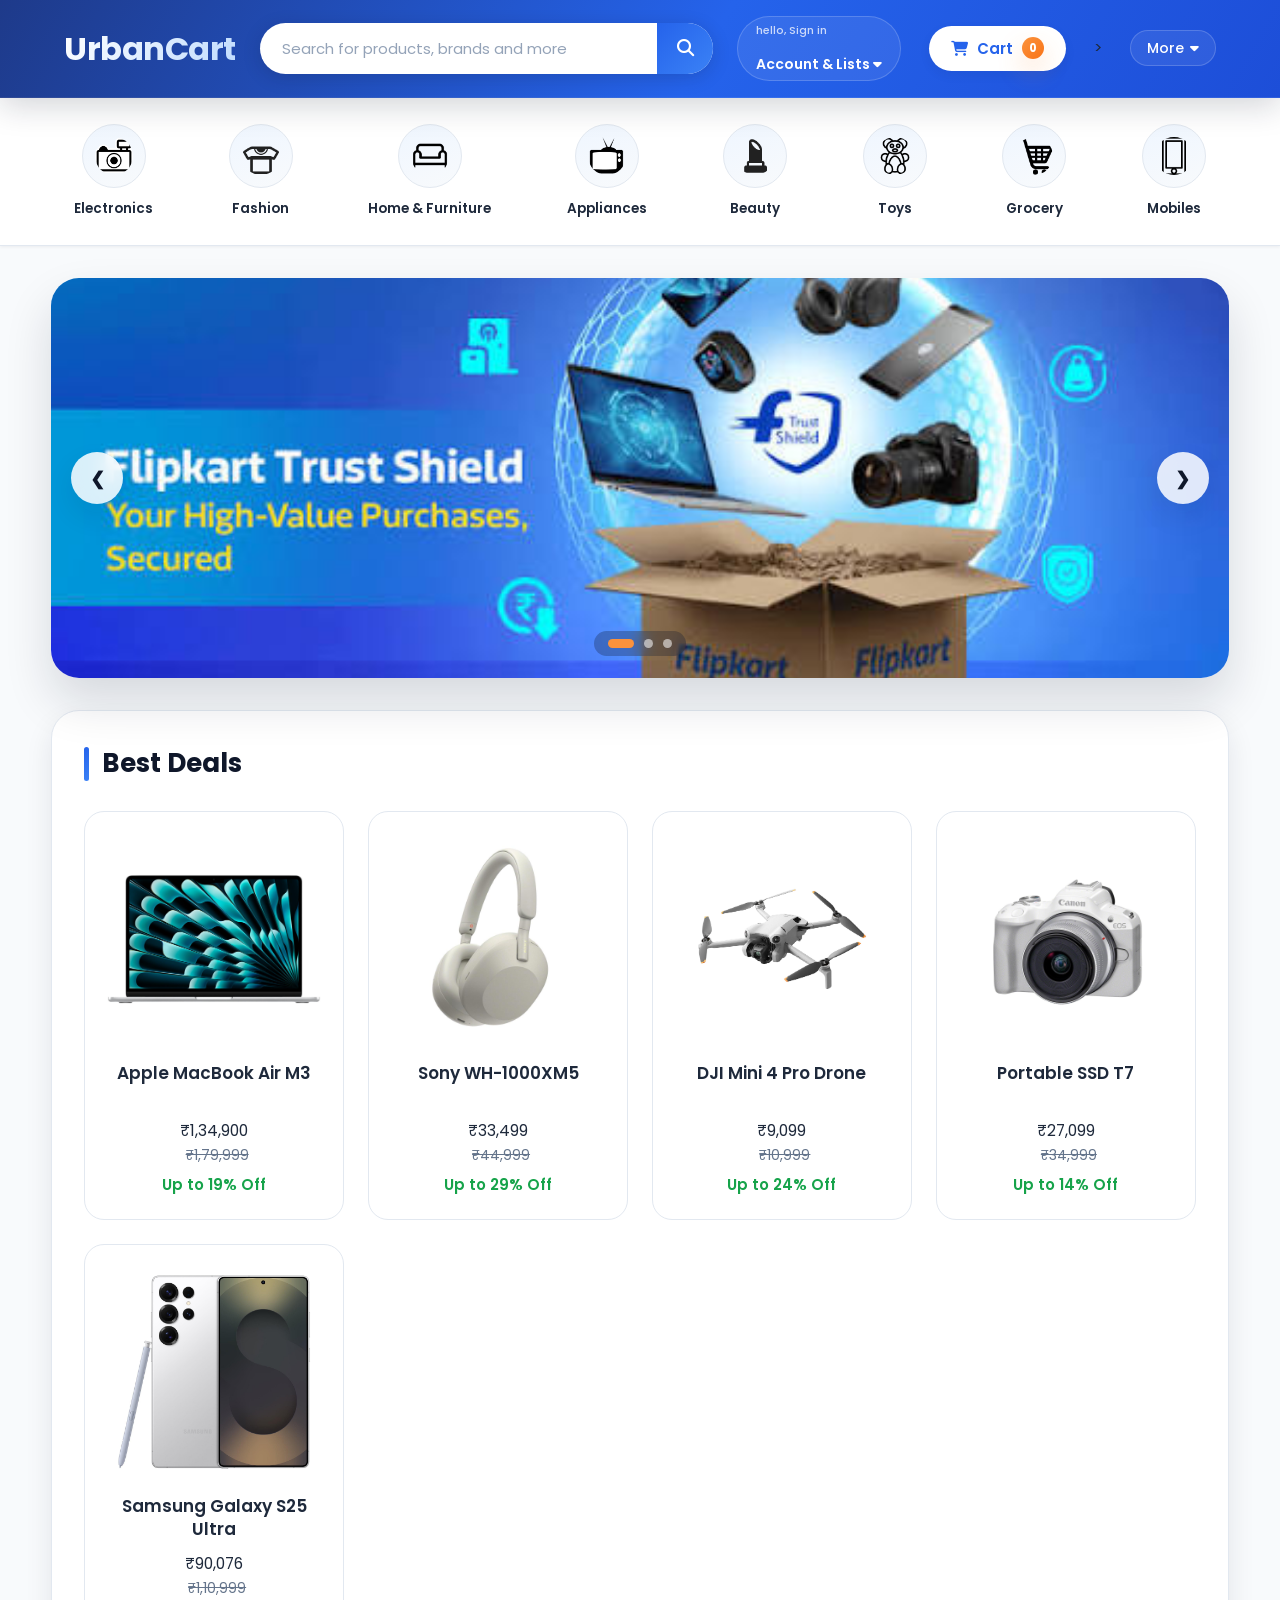
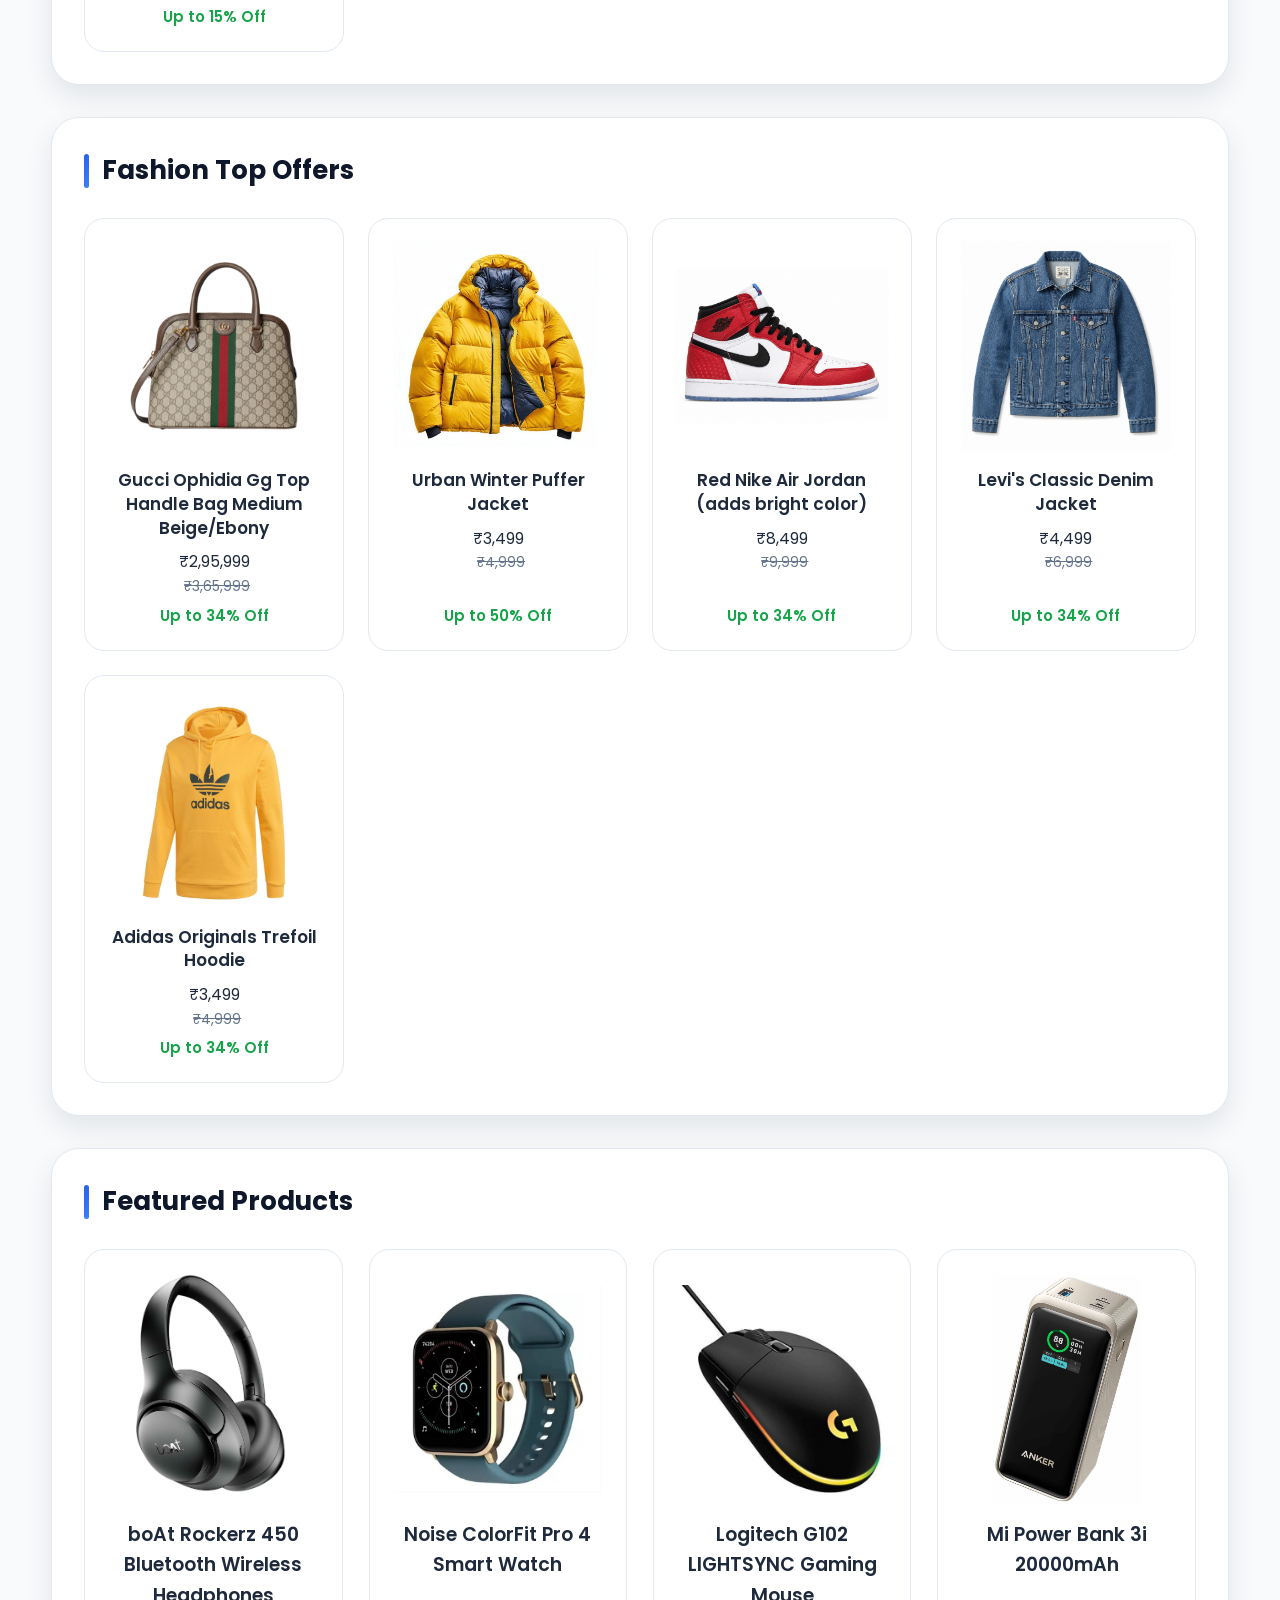
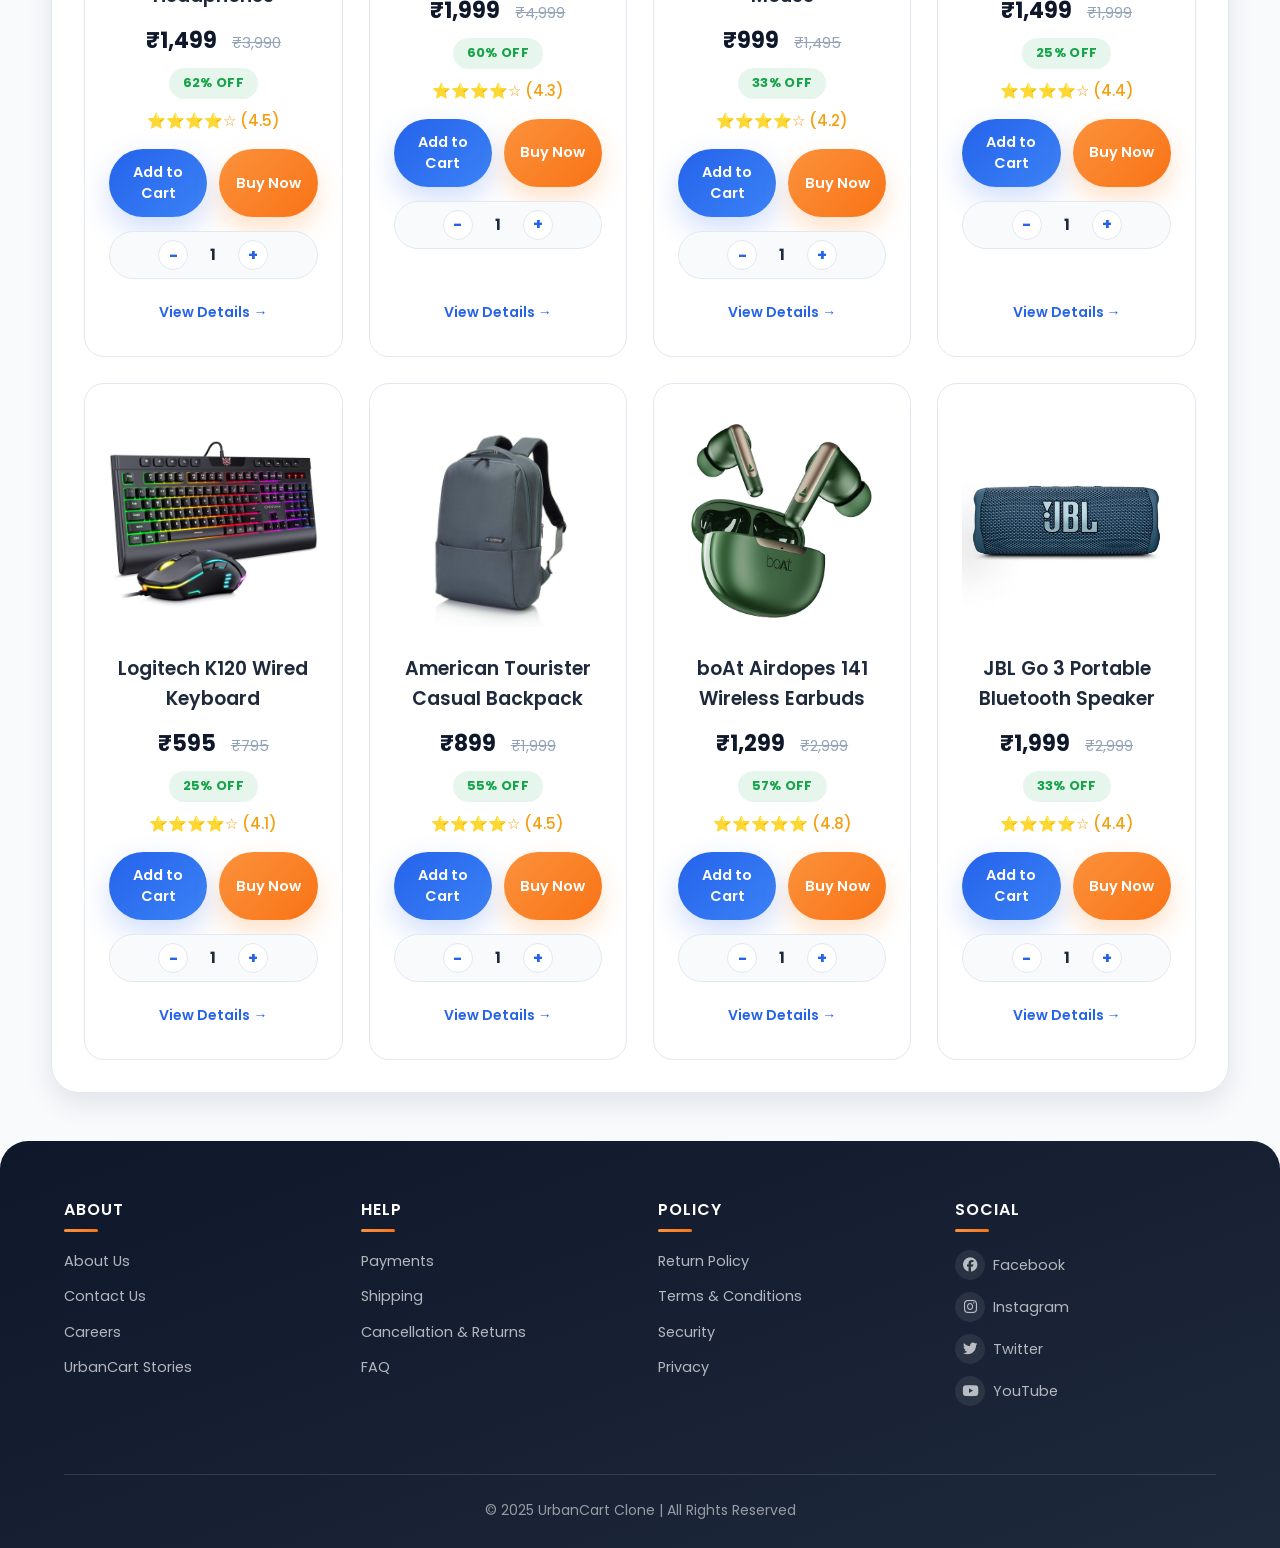
<file: index.html>
<!DOCTYPE html>
<html lang="en">

<head>
    <meta charset="UTF-8">
    <meta name="viewport" content="width=device-width, initial-scale=1.0">
    <title>Flipkart Clone</title>

    <link rel="stylesheet" href="css/style.css">

    <link rel="preconnect" href="https://fonts.googleapis.com">
    <link rel="preconnect" href="https://fonts.gstatic.com" crossorigin>

    <link href="https://fonts.googleapis.com/css2?family=Poppins:wght@300;400;500;600;700&display=swap" rel="stylesheet">

    <link rel="stylesheet"
        href="https://cdnjs.cloudflare.com/ajax/libs/font-awesome/6.6.0/css/all.min.css">
</head>
<body>

<header>

    <div class="logo">
        <h1>UrbanCart</h1>
    </div>

    <div class="search-bar">
        <input type="text" placeholder="Search for products, brands and more">

        <button>
            <i class="fa-solid fa-magnifying-glass"></i>
        </button>
    </div>

    <div class="header-links">

        <div class="account-menu">
            <button class="account-btn">
                <span class="small-text">hello, Sign in</span>
                <br>
                <span class = "big-text">Account & Lists 
                    <i class="fa-solid fa-caret-down"></i>
                </span>
            </button>
            <div class="account-dropdown">
                <a href="login.html" class="signin-btn">Sign In</a>
                <p class="new-customer">
                        New Customer?
                    <a href="register.html">Start here.</a>
               </p>
                <hr>
                <h3>Your Account</h3>
                <ul>
                    <li>
                        <a href="#">Your Account</a>
                    </li>
                    <li>
                        <a href="#">Your Orders</a>
                    </li>
                    <li>
                        <a href="#">Your Wishlist</a>
                    </li>
                    <li>
                        <a href="#">Prime Membership</a>
                    </li>
                    <li>
                        <a href="#">Manage Device</a>
                    </li>
                </ul>

            </div>
                

        </div>

        <button class="cart-btn" onclick="window.location.href='cart.html'">
    <i class="fa-solid fa-cart-shopping"></i>
    Cart
    <span class="cart-count" id="cartCount">0</span>
</button>>

        <div class="more-menu">

            <button class="more-btn">
                More
                <i class="fa-solid fa-caret-down"></i>
            </button>

            <div class="more-dropdown">
                <ul>
                    <li><a href="#">Notification Preferences</a></li>
                    <li><a href="#">24x7 Customer Care</a></li>
                    <li><a href="#">Advertise</a></li>
                    <li><a href="#">Download App</a></li>
                </ul>
            </div>

        </div>

    </div>

    <button class="menu-btn">
        <i class="fa-solid fa-bars"></i>
    </button>

</header>

<nav>

    <ul class="nav-list">

        <li class="nav-item">
            <img src="images/electronics.png" alt="Electronics">
            <span>Electronics</span>
        </li>

        <li class="nav-item">
            <img src="images/fashion.png" alt="Fashion">
            <span>Fashion</span>
        </li>

        <li class="nav-item">
            <img src="images/furniture.png" alt="Furniture">
            <span>Home & Furniture</span>
        </li>

        <li class="nav-item">
            <img src="images/appliances.png" alt="Appliances">
            <span>Appliances</span>
        </li>

        <li class="nav-item">
            <img src="images/beauty.png" alt="Beauty">
            <span>Beauty</span>
        </li>

        <li class="nav-item">
            <img src="images/toys.png" alt="Toys">
            <span>Toys</span>
        </li>

        <li class="nav-item">
            <img src="images/grocery.png" alt="Grocery">
            <span>Grocery</span>
        </li>

        <li class="nav-item">
            <img src="images/mobiles.png" alt="Mobiles">
            <span>Mobiles</span>
        </li>

    </ul>

</nav>

<main>

<section class="hero">

    <button class="prev">&#10094;</button>

    <div class="slider">

        <div class="slide active">
            <img src="images/banner1.jpg" alt="Banner 1">
        </div>

        <div class="slide">
            <img src="images/banner2.jpg" alt="Banner 2">
        </div>

        <div class="slide">
            <img src="images/banner3.jpg" alt="Banner 3">
        </div>

    </div>

    <button class="next">&#10095;</button>

    <div class="dots">
        <span class="dot active"></span>
        <span class="dot"></span>
        <span class="dot"></span>
    </div>

</section>
<section class="products">

    <h2>Best Deals</h2>

    <div class="product-container">

        <div class="product-card">
            <img src="images/product1.png" alt="Apple MacBook Air M3">
            <h3>Apple MacBook Air M3</h3>
            ₹1,34,900 <span style="text-decoration:line-through;">₹1,79,999</span>
            <p>Up to 19% Off</p>
        </div>

        <div class="product-card">
            <img src="images/product2.png" alt="Sony WH-1000XM5">
            <h3>Sony WH-1000XM5</h3>
            ₹33,499 <span style="text-decoration:line-through;">₹44,999</span>
            <p>Up to 29% Off</p>
        </div>

        <div class="product-card">
            <img src="images/product3.png" alt="DJI Mini 4 Pro Drone">
            <h3>DJI Mini 4 Pro Drone</h3>
            ₹9,099 <span style="text-decoration:line-through;">₹10,999</span>
            <p>Up to 24% Off</p>
        </div>

        <div class="product-card">
            <img src="images/product4.png" alt="Portable SSD T7">
            <h3>Portable SSD T7</h3>
            ₹27,099 <span style="text-decoration:line-through;">₹34,999</span>
            <p>Up to 14% Off</p>
        </div>

        <div class="product-card">
            <img src="images/product5.png" alt="Samsung Galaxy S25 Ultra">
            <h3>Samsung Galaxy S25 Ultra</h3>
            ₹90,076 <span style="text-decoration:line-through;">₹1,10,999</span>
            <p>Up to 15% Off</p>
        </div>

    </div>

</section>

<section class="products">

    <h2>Fashion Top Offers</h2>

    <div class="product-container">

        <div class="product-card">
            <img src="images/product6.png" alt="Gucci Ophidia Gg Top Handle Bag Medium Beige/Ebonyk">
            <h3>Gucci Ophidia Gg Top Handle Bag Medium Beige/Ebony</h3>
            ₹2,95,999 <span style="text-decoration:line-through;">₹3,65,999</span>
            <p>Up to 34% Off</p>
        </div>

        <div class="product-card">
            <img src="images/product7.png" alt="Urban Winter Puffer Jacket">
            <h3>Urban Winter Puffer Jacket</h3>
            ₹3,499 <span style="text-decoration:line-through;">₹4,999</span>
            <p>Up to 50% Off</p>
        </div>

        <div class="product-card">
            <img src="images/product8.png" alt="Red Nike Air Jordan (adds bright color)">
            <h3>Red Nike Air Jordan (adds bright color)</h3>
            ₹8,499 <span style="text-decoration:line-through;">₹9,999</span>
            <p>Up to 34% Off</p>
        </div>

        <div class="product-card">
            <img src="images/product9.png" alt="Levi's Classic Denim Jacket">
            <h3>Levi's Classic Denim Jacket</h3>
             ₹4,499 <span style="text-decoration:line-through;">₹6,999</span>
            <p>Up to 34% Off</p>
        </div>

        <div class="product-card">
            <img src="images/product10.png" alt="Adidas Originals Trefoil Hoodie">
            <h3>Adidas Originals Trefoil Hoodie</h3>
            ₹3,499 <span style="text-decoration:line-through;">₹4,999</span>
            <p>Up to 34% Off</p>
            
        </div>

    </div>

</section>

<section class="featured-products">

    <h2>Featured Products</h2>

    <div class="product-grid">

        <div class="featured-card">
            <img src="images/product1.png" alt="Wireless Headphones">
           <h3>Wireless Headphones</h3>
            <p class="price">₹2,499 <span>₹3,999</span></p>
            <p class="discount">37% OFF</p>
            <p class="rating">⭐⭐⭐⭐☆ (4.5)</p>
            <div class="product-buttons">
                <button class="add-cart">
                    Add to Cart
                </button>
                <button class="buy-now">
                    Buy Now
                </button>
            </div>
            <div class="buy-quantity">
                
                <button class="minus">
                    -
                </button>
                <span class="qty">
                    1
                </span>
                <button class="plus">
                    +
                </button>
            </div>
            <a href="product-details.html?id=0" class="view-details">
                View Details →
            </a>

        </div>

        <div class="featured-card">
            <img src="images/product2.png" alt="Smart Watch">
            
            <h3>Smart Watch</h3>
            <p class="price">₹4,999 <span>₹6,999</span></p>
            <p class="discount">29% OFF</p>
            <p class="rating">⭐⭐⭐⭐☆ (4.3)</p>
            <div class="product-buttons">
                <button class="add-cart">
                    Add to Cart
                </button>
                <button class="buy-now">
                    Buy Now
                </button>
            </div>
            <div class="buy-quantity">
                <button class="minus">
                    -
                </button>
                <span class="qty">
                    1
                </span>
                <button class="plus">
                    +
                </button>

            </div>    
            <a href="product-details.html?id=1" class="view-details">
                View Details →
            </a>

            
        </div>

        <div class="featured-card">
            <img src="images/product3.png" alt="Gaming Mouse">
            <h3>Gaming Mouse</h3>
            <p class="price">₹999 <span>₹1,499</span></p>
            <p class="discount">33% OFF</p>
            <p class="rating">⭐⭐⭐⭐☆ (4.2)</p>
            <div class="product-buttons">
                <button class="add-cart">
                    Add to Cart
                </button>
                <button class="buy-now">
                    Buy Now
                </button>
            </div>
            <div class="buy-quantity">
                <button class="minus">
                    -
                </button>
                <span class="qty">
                    1
                </span>
                <button class="plus">+</button>
            </div>    
            <a href="product-details.html?id=2" class="view-details">
                View Details →
            </a>

            
        </div>

        <div class="featured-card">
            <img src="images/product4.png" alt="Power Bank">
            <h3>Power Bank</h3>
            <p class="price">₹1,299 <span>₹1,899</span></p>
            <p class="discount">32% OFF</p>
            <p class="rating">⭐⭐⭐⭐☆ (4.4)</p>
            <div class="product-buttons">
                <button class="add-cart">
                    Add to Cart
                </button>
                <button class="buy-now">
                    Buy Now
                </button>
            </div>
            <div class="buy-quantity">
                <button class="minus">
                    -
                </button>
                <span class="qty">
                    1
                </span>
                <button class="plus">+</button>
            </div>
            <a href="product-details.html?id=3" class="view-details">
                View Details →
            </a>
            
        </div>

        <div class="featured-card">
            <img src="images/product5.png" alt="USB Keyboard">
            <h3>USB Keyboard</h3>
            <p class="price">₹799 <span>₹1,199</span></p>
            <p class="discount">34% OFF</p>
            <p class="rating">⭐⭐⭐⭐☆ (4.1)</p>
            <div class="product-buttons">
                <button class="add-cart">
                    Add to Cart
                </button>
                <button class="buy-now">
                    Buy Now
                </button>
            </div>
            <div class="buy-quantity">
                <button class="minus">
                    -
                </button>
                <span class="qty">
                    1
                </span>
                <button class="plus">+</button>
           </div>     
            <a href="product-details.html?id=4" class="view-details">
                View Details →
            </a>
            
        </div>

        <div class="featured-card">
            <img src="images/product6.png" alt="Laptop Backpack">
            <h3>Laptop Backpack</h3>
            <p class="price">₹899 <span>₹1,399</span></p>
            <p class="discount">36% OFF</p>
            <p class="rating">⭐⭐⭐⭐☆ (4.5)</p>
            <div class="product-buttons">
                <button class="add-cart">
                    Add to Cart
                </button>
                <button class="buy-now">
                    Buy Now
                </button>
            </div>
            <div class="buy-quantity">
                <button class="minus">
                    -
                </button>
                <span class="qty">
                    1
                </span>
                <button class="plus">+</button>
            </div>
            <a href="product-details.html?id=5" class="view-details">
                View Details → 
            </a>
            
        </div>

        <div class="featured-card">
            <img src="images/product7.png" alt="Wireless Earbuds">
            <h3>Wireless Earbuds</h3>
            <p class="price">₹1,499 <span>₹2,299</span></p>
            <p class="discount">35% OFF</p>
            <p class="rating">⭐⭐⭐⭐⭐ (4.8)</p>
            <div class="product-buttons">
                <button class="add-cart">
                    Add to Cart
                </button>
                <button class="buy-now">
                    Buy Now
                </button>
            </div>
            <div class="buy-quantity">
                <button class="minus">
                    -
                </button>
                <span class="qty">
                    1
                </span>
                <button class="plus">+</button>
            </div>
            <a href="product-details.html?id=6" class="view-details">
                View Details →
            </a>
            
        </div>

        <div class="featured-card">
            <img src="images/product8.png" alt="Bluetooth Speaker">
            <h3>Bluetooth Speaker</h3>
            <p class="price">₹1,999 <span>₹2,999</span></p>
            <p class="discount">33% OFF</p>
            <p class="rating">⭐⭐⭐⭐☆ (4.4)</p>
            <div class="product-buttons">
                <button class="add-cart">
                    Add to Cart
                </button>
                <button class="buy-now">
                    Buy Now
                </button>
            </div>
            <div class="buy-quantity">
                <button class="minus">
                    -
                </button>
                <span class="qty">
                    1
                </span>
                <button class="plus">+</button>
            </div>
                <a href="product-details.html?id=7" class="view-details">
                   View Details → 
                </a>
            
        </div>

    </div>

</section>
</main>

<footer>

    <div class="footer-box">
        <h3>About</h3>
        <a href="#">About Us</a>
        <a href="#">Contact Us</a>
        <a href="#">Careers</a>
        <a href="#">UrbanCart Stories</a>
    </div>

    <div class="footer-box">
        <h3>Help</h3>
        <a href="#">Payments</a>
        <a href="#">Shipping</a>
        <a href="#">Cancellation & Returns</a>
        <a href="#">FAQ</a>
    </div>

    <div class="footer-box">
        <h3>Policy</h3>
        <a href="#">Return Policy</a>
        <a href="#">Terms & Conditions</a>
        <a href="#">Security</a>
        <a href="#">Privacy</a>
    </div>

    <div class="footer-box">
        <h3>Social</h3>

        <a href="#">
            <i class="fa-brands fa-facebook"></i> Facebook
        </a>

        <a href="#">
            <i class="fa-brands fa-instagram"></i> Instagram
        </a>

        <a href="#">
            <i class="fa-brands fa-twitter"></i> Twitter
        </a>

        <a href="#">
            <i class="fa-brands fa-youtube"></i> YouTube
        </a>

    </div>

    <p class="copyright">
        © 2025 UrbanCart Clone | All Rights Reserved
    </p>

</footer>

<div class="toast" id="toast">
    Product added to cart!
</div>

<script src="js/script.js"></script>

</body>
</html>
</file>
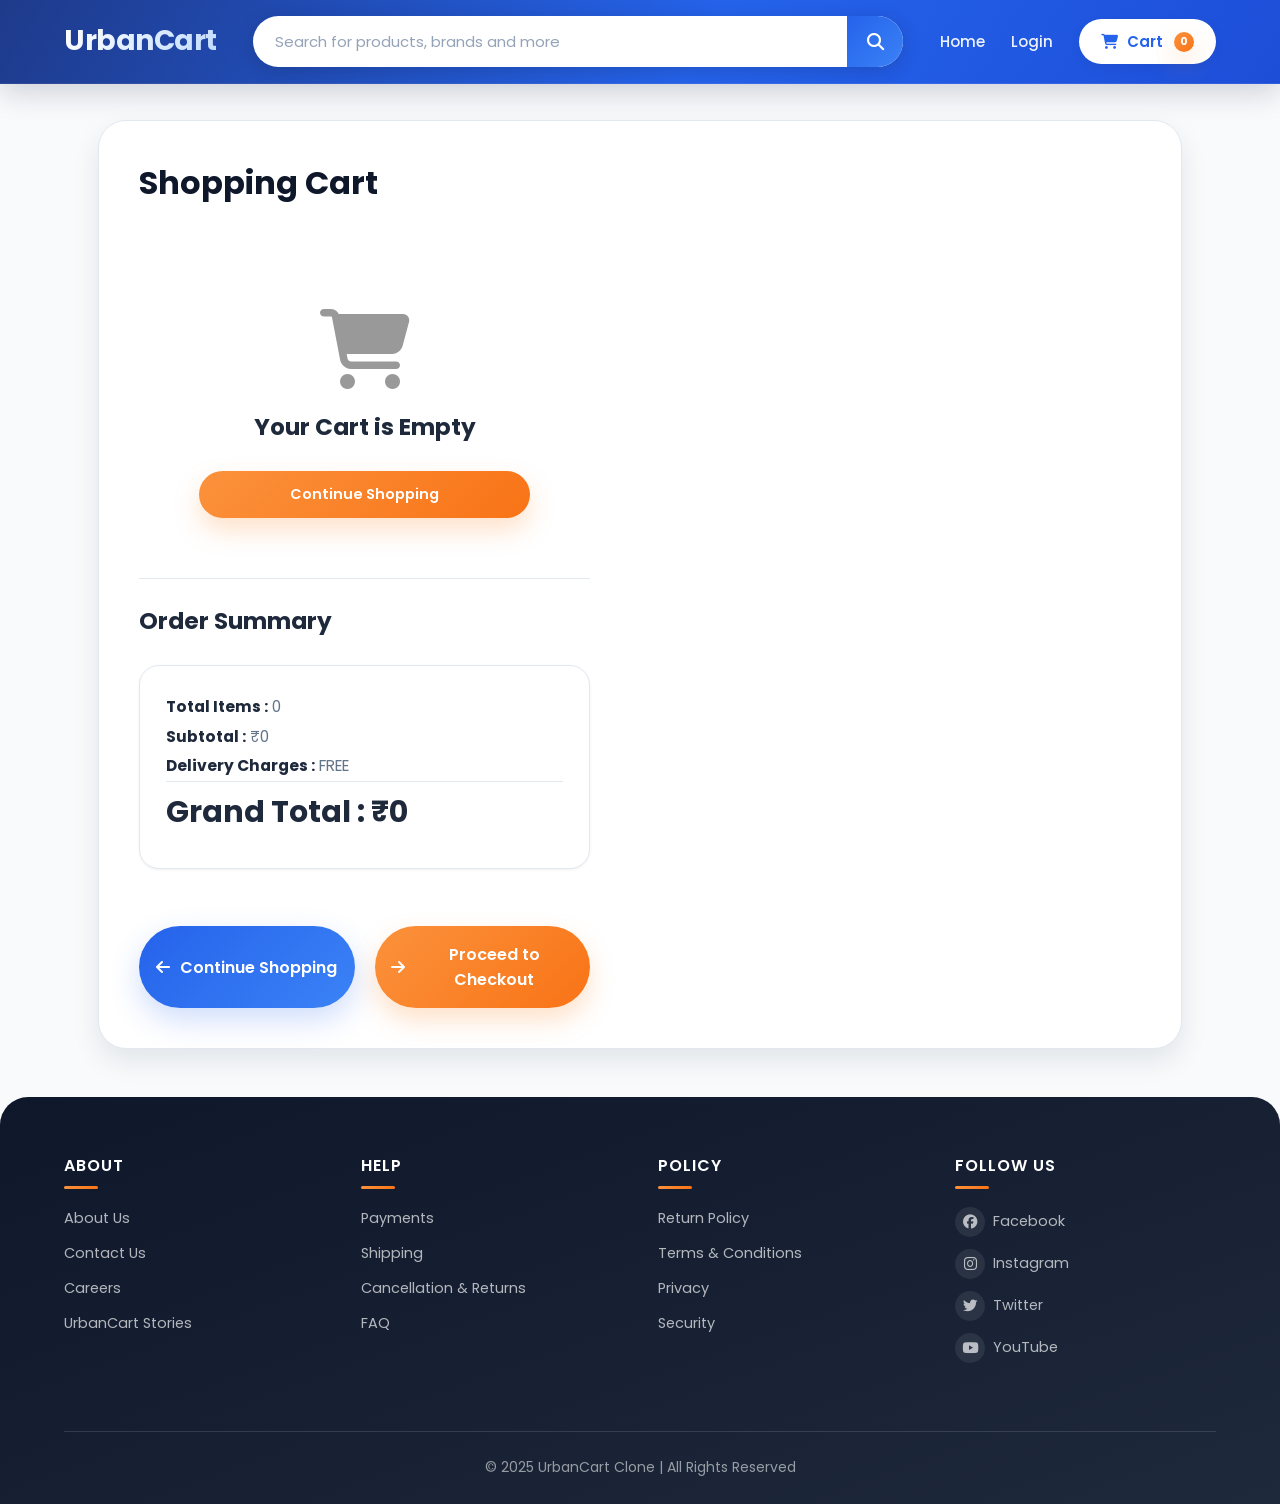
<file: cart.html>
<!DOCTYPE html>
<html lang="en">

<head>

    <meta charset="UTF-8">
    <meta name="viewport" content="width=device-width, initial-scale=1.0">

    <title>Shopping Cart - UrbanCart</title>

    <link rel="stylesheet" href="css/style.css">
    <link rel="stylesheet" href="css/product-details.css">

    <link rel="preconnect" href="https://fonts.googleapis.com">
    <link rel="preconnect" href="https://fonts.gstatic.com" crossorigin>

    <link href="https://fonts.googleapis.com/css2?family=Poppins:wght@300;400;500;600;700&display=swap"
        rel="stylesheet">

    <link rel="stylesheet"
        href="https://cdnjs.cloudflare.com/ajax/libs/font-awesome/6.6.0/css/all.min.css">

</head>

<body>

    <header class="details-header">

        <div class="logo">
            <a href="index.html">
                <h1>UrbanCart</h1>
            </a>
        </div>

        <div class="search-bar">

            <input type="text"
                placeholder="Search for products, brands and more">

            <button>
                <i class="fa-solid fa-magnifying-glass"></i>
            </button>

        </div>

        <div class="details-menu">

            <a href="index.html">Home</a>

            <a href="login.html">Login</a>

            <button class="cart-btn">

                <i class="fa-solid fa-cart-shopping"></i>

                Cart

                <span class="cart-count" id="cartCount">0</span>

            </button>

        </div>

    </header>

    <main>

        <section class="product-details">

            <div class="product-right" style="width:100%;">

                <h1>Shopping Cart</h1>

                <br>

                <!-- Cart Items -->
                <div id="cartItems">

                    <div class="product-details"
                        style="display:flex;align-items:center;gap:20px;margin-bottom:30px;border:1px solid #ddd;padding:20px;border-radius:10px;">

                        <img
                            src="images/headphone1.png"
                            alt="Product"
                            style="width:140px;"
                            id="cartImage">

                        <div style="flex:1;">

                            <h2 id="cartProductName">
                                Wireless Headphones
                            </h2>

                            <h3 style="color:#2874f0;">
                                ₹<span id="cartPrice">2499</span>
                            </h3>

                            <br>

                            <div class="quantity-box">

                                <button id="minusBtn">-</button>

                                <span class="qty" id="cartQty">1</span>

                                <button id="plusBtn">+</button>

                            </div>

                            <br>

                            <h3>

                                Total :

                                ₹<span id="productTotal">2499</span>

                            </h3>

                            <br>

                            <button
                                id="removeBtn"
                                style="background:red;color:white;padding:10px 20px;border:none;border-radius:6px;cursor:pointer;">

                                <i class="fa-solid fa-trash"></i>

                                Remove

                            </button>

                        </div>

                    </div>

                </div>

                <hr>

                <br>

                <h2>Order Summary</h2>

                <br>

                <div
                    style="line-height:40px;font-size:20px;border:1px solid #ddd;padding:20px;border-radius:10px;">

                    <p>

                        <strong>Total Items :</strong>

                        <span id="totalItems">1</span>

                    </p>

                    <p>

                        <strong>Subtotal :</strong>

                        ₹<span id="subTotal">2499</span>

                    </p>

                    <p>

                        <strong>Delivery Charges :</strong>

                        FREE

                    </p>

                    <hr>

                    <h2>

                        Grand Total :

                        ₹<span id="grandTotal">2499</span>

                    </h2>

                </div>

                <br><br>

                <div class="action-buttons">

                    <button
                        class="add-cart"
                        onclick="window.location.href='index.html'">

                        <i class="fa-solid fa-arrow-left"></i>

                        Continue Shopping

                    </button>

                    <button
                        class="buy-now"
                        onclick="window.location.href='order-summary.html'">

                        <i class="fa-solid fa-arrow-right"></i>

                        Proceed to Checkout

                    </button>

                </div>

            </div>

        </section>

    </main>

    <footer>

        <div class="footer-box">

            <h3>About</h3>

            <a href="#">About Us</a>

            <a href="#">Contact Us</a>

            <a href="#">Careers</a>

            <a href="#">UrbanCart Stories</a>

        </div>

        <div class="footer-box">

            <h3>Help</h3>

            <a href="#">Payments</a>

            <a href="#">Shipping</a>

            <a href="#">Cancellation & Returns</a>

            <a href="#">FAQ</a>

        </div>

        <div class="footer-box">

            <h3>Policy</h3>

            <a href="#">Return Policy</a>

            <a href="#">Terms & Conditions</a>

            <a href="#">Privacy</a>

            <a href="#">Security</a>

        </div>

        <div class="footer-box">

            <h3>Follow Us</h3>

            <a href="#">
                <i class="fa-brands fa-facebook"></i>
                Facebook
            </a>

            <a href="#">
                <i class="fa-brands fa-instagram"></i>
                Instagram
            </a>

            <a href="#">
                <i class="fa-brands fa-twitter"></i>
                Twitter
            </a>

            <a href="#">
                <i class="fa-brands fa-youtube"></i>
                YouTube
            </a>

        </div>

        <p class="copyright">

            © 2025 UrbanCart Clone | All Rights Reserved

        </p>

    </footer>

    <script src="js/script.js"></script>

</body>

</html>
</file>
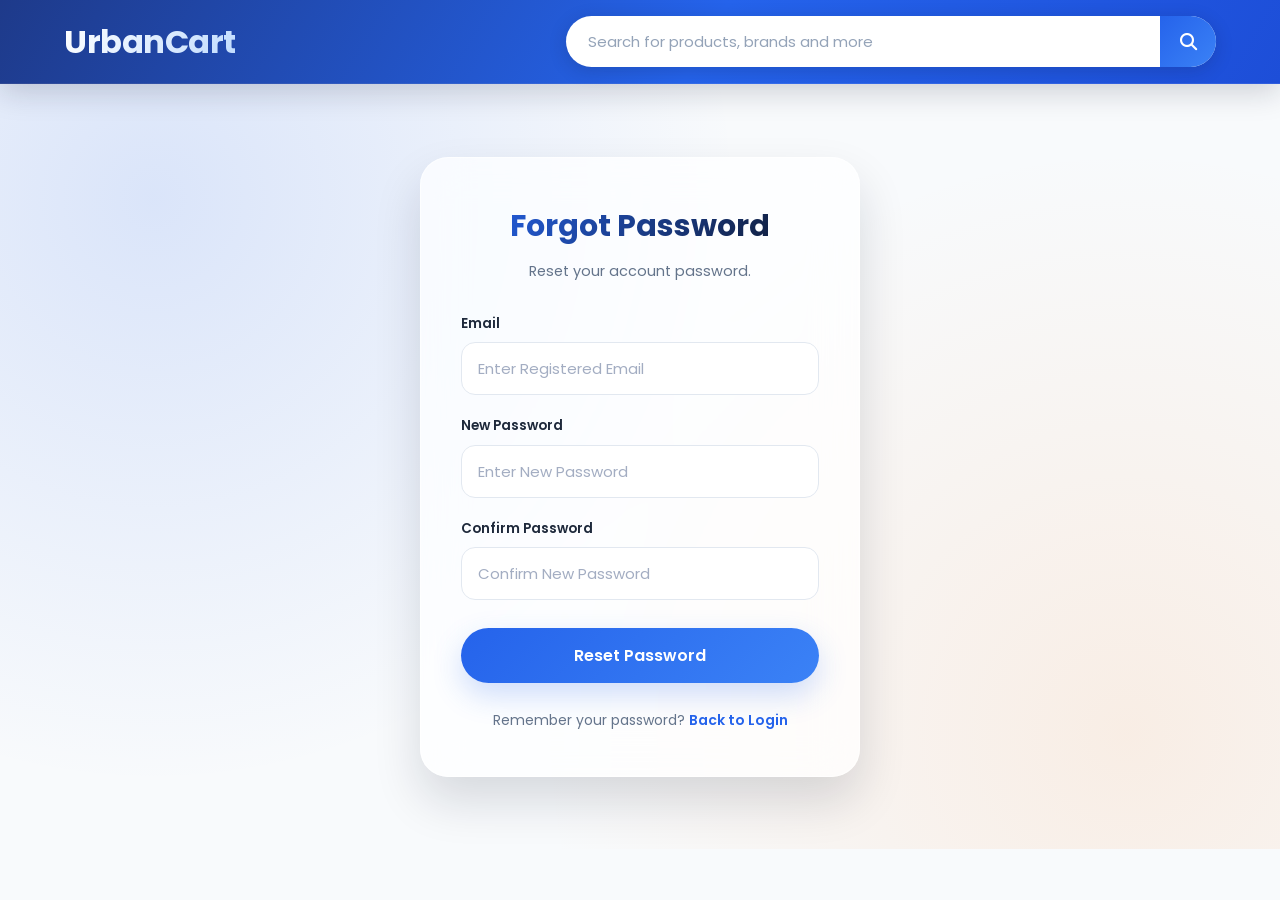
<file: forgot-password.html>
<!DOCTYPE html>
<html lang="en">

<head>

    <meta charset="UTF-8">

    <meta name="viewport"
          content="width=device-width, initial-scale=1.0">

    <title>Forgot Password - UrbanCart</title>

    <link rel="stylesheet" href="css/style.css">

    <link rel="preconnect"
          href="https://fonts.googleapis.com">

    <link rel="preconnect"
          href="https://fonts.gstatic.com"
          crossorigin>

    <link href="https://fonts.googleapis.com/css2?family=Poppins:wght@300;400;500;600;700&display=swap"
          rel="stylesheet">

    <link rel="stylesheet"
          href="https://cdnjs.cloudflare.com/ajax/libs/font-awesome/6.6.0/css/all.min.css">

</head>

<body>

    <header>

        <div class="logo">

            <a href="index.html">

                <h1>UrbanCart</h1>

            </a>

        </div>

        <div class="search-bar">

            <input type="text"
                   placeholder="Search for products, brands and more">

            <button>

                <i class="fa-solid fa-magnifying-glass"></i>

            </button>

        </div>

    </header>

    <div class="login-container">

        <div class="login-card">

            <h1>Forgot Password</h1>

            <p class="login-text">

                Reset your account password.

            </p>

            <form id="forgotForm">

                <label>Email</label>

                <input
                    type="email"
                    id="forgotEmail"
                    placeholder="Enter Registered Email"
                    required>

                <label>New Password</label>

                <input
                    type="password"
                    id="newPassword"
                    placeholder="Enter New Password"
                    required>

                <label>Confirm Password</label>

                <input
                    type="password"
                    id="confirmNewPassword"
                    placeholder="Confirm New Password"
                    required>

                <p id="forgotMessage"></p>
                                <button
                    type="submit"
                    class="login-submit">

                    Reset Password

                </button>

            </form>

            <p class="register-link">

                Remember your password?

                <a href="login.html">

                    Back to Login

                </a>

            </p>

        </div>

    </div>

    <script src="js/script.js"></script>

</body>

</html>
</file>
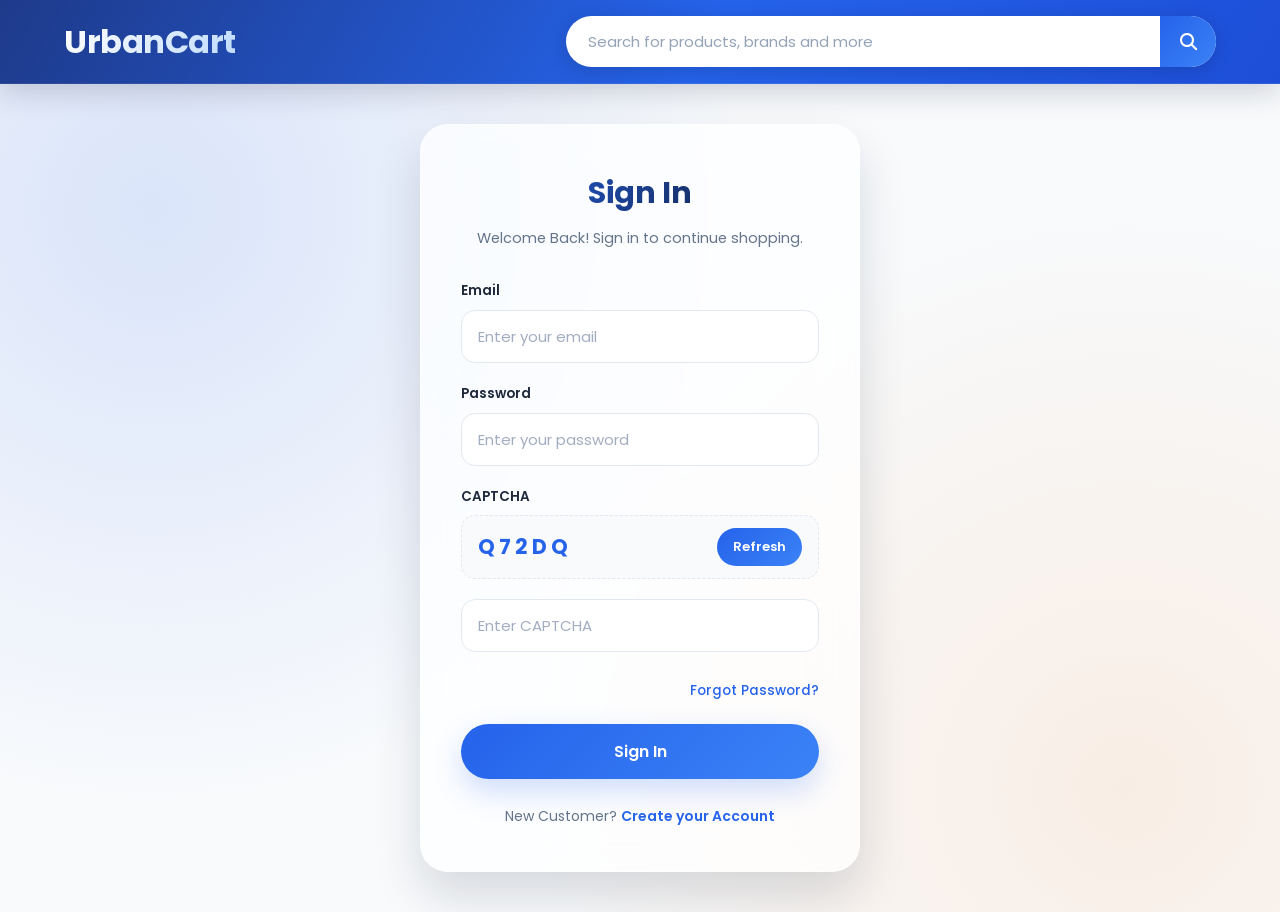
<file: login.html>
<!DOCTYPE html>
<html lang="en">
    <head>
    <meta charset="UTF-8">
    <meta name="viewport" content="width=device-width, initial-scale=1.0">

    <title>Login - UrbanCart</title>

    <link rel="stylesheet" href="css/style.css">

    <link rel="preconnect" href="https://fonts.googleapis.com">
    <link rel="preconnect" href="https://fonts.gstatic.com" crossorigin>

    <link href="https://fonts.googleapis.com/css2?family=Poppins:wght@300;400;500;600;700&display=swap"
          rel="stylesheet">

    <link rel="stylesheet"
          href="https://cdnjs.cloudflare.com/ajax/libs/font-awesome/6.6.0/css/all.min.css">

</head>
<body>

<header>
    <div class="logo">
        <a href="index.html">
            <h1>UrbanCart</h1>
        </a>
    </div>

    <div class="search-bar">
        <input type="text" placeholder="Search for products, brands and more">
        <button>
            <i class="fa-solid fa-magnifying-glass"></i>
        </button>
    </div>
</header>

<div class="login-container">

    <div class="login-card">

        <h1>Sign In</h1>

        <p class="login-text">
            Welcome Back! Sign in to continue shopping.
        </p>

        <form id="loginForm">

            <label>Email</label>

            <input
            type="email" id="email"placeholder="Enter your email"required>
            <label>Password</label>

            <input type="password" id="password" placeholder="Enter your password"required>
            <label>CAPTCHA</label>

           <div class="captcha-box">

                <span id="captchaText">AB12C</span>

                <button type="button" id="refreshCaptcha">Refresh</button>
            </div>

            <input type="text" id="captchaInput" placeholder="Enter CAPTCHA" required>

            <p id="message"></p>

            <a href="forgot-password.html" class="forgot-password">
    Forgot Password?
</a>

            <button type="submit" class="login-submit" id="loginBtn">
                Sign In
            </button>

        </form>

        <p class="register-link">

            New Customer?

            <a href="register.html">
                Create your Account
            </a>

        </p>

    </div>

</div>
<script src="js/script.js"></script>

</body>
</html>
</file>
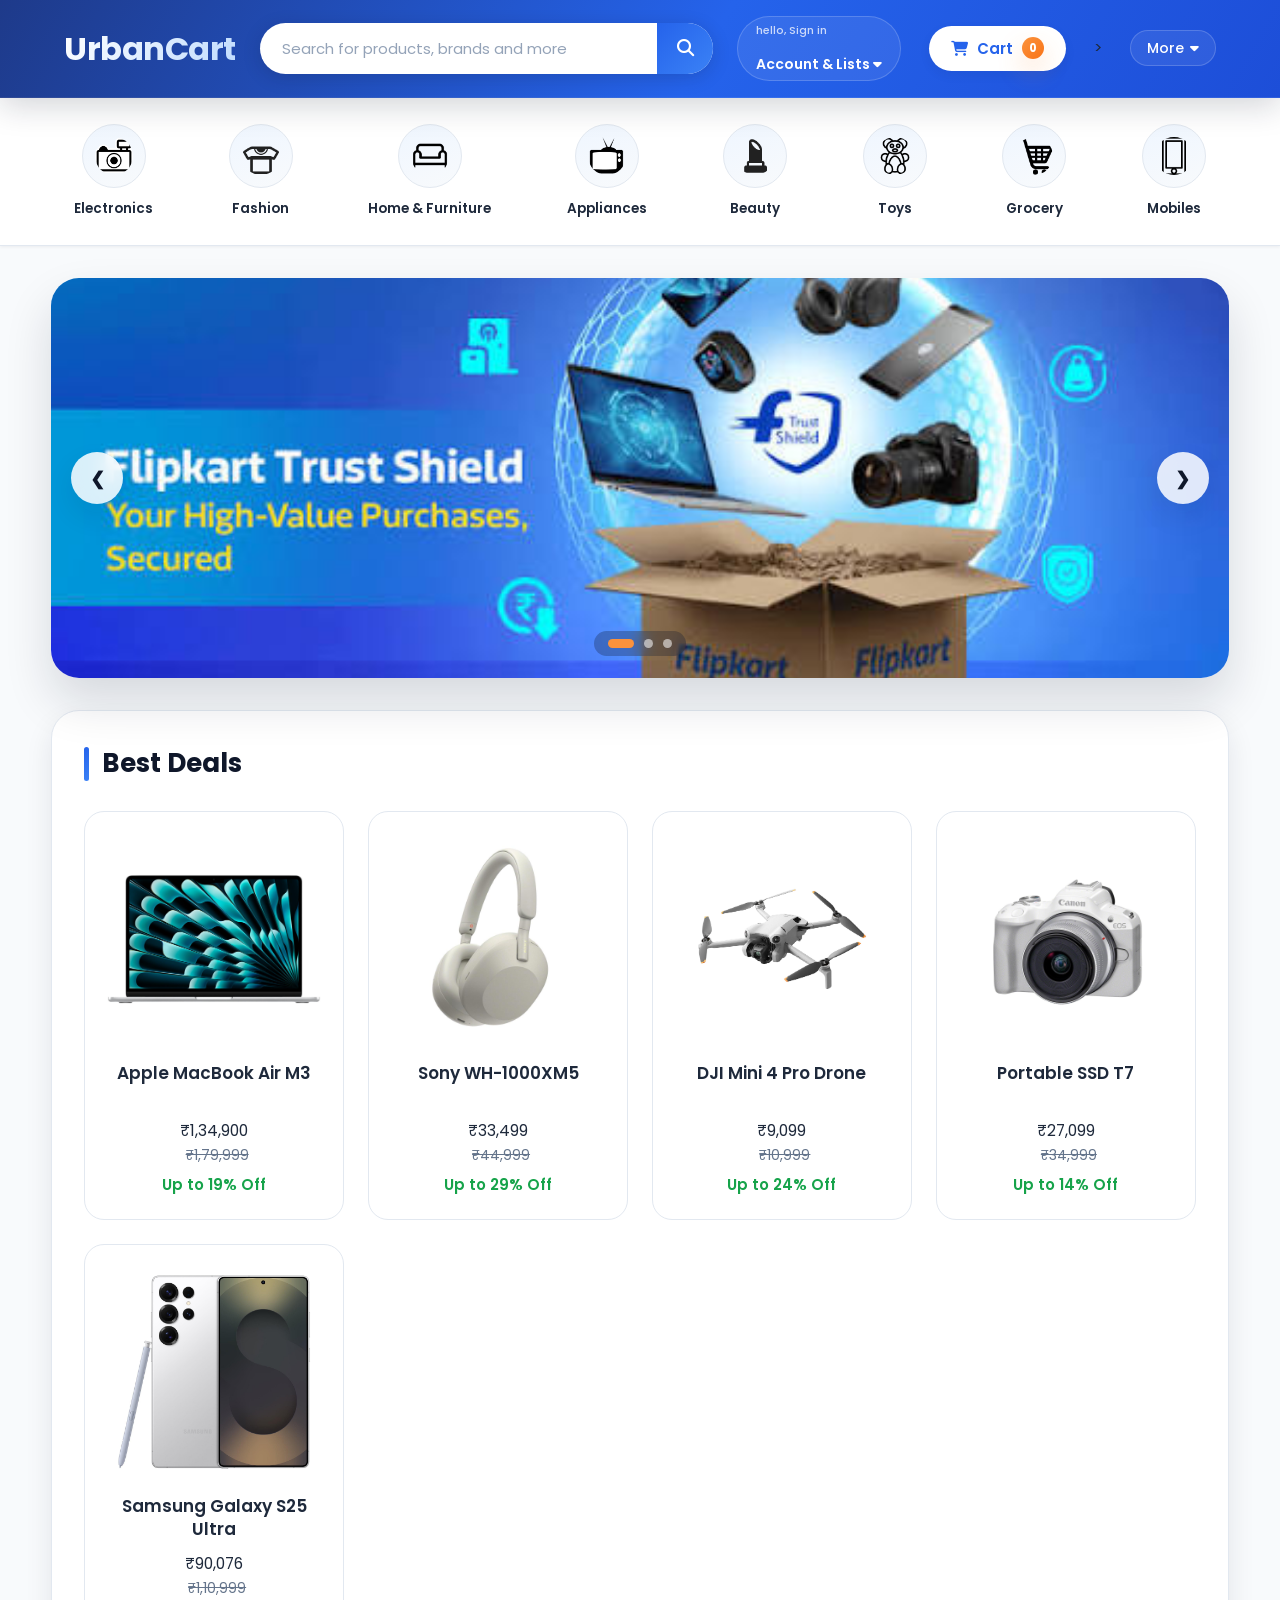
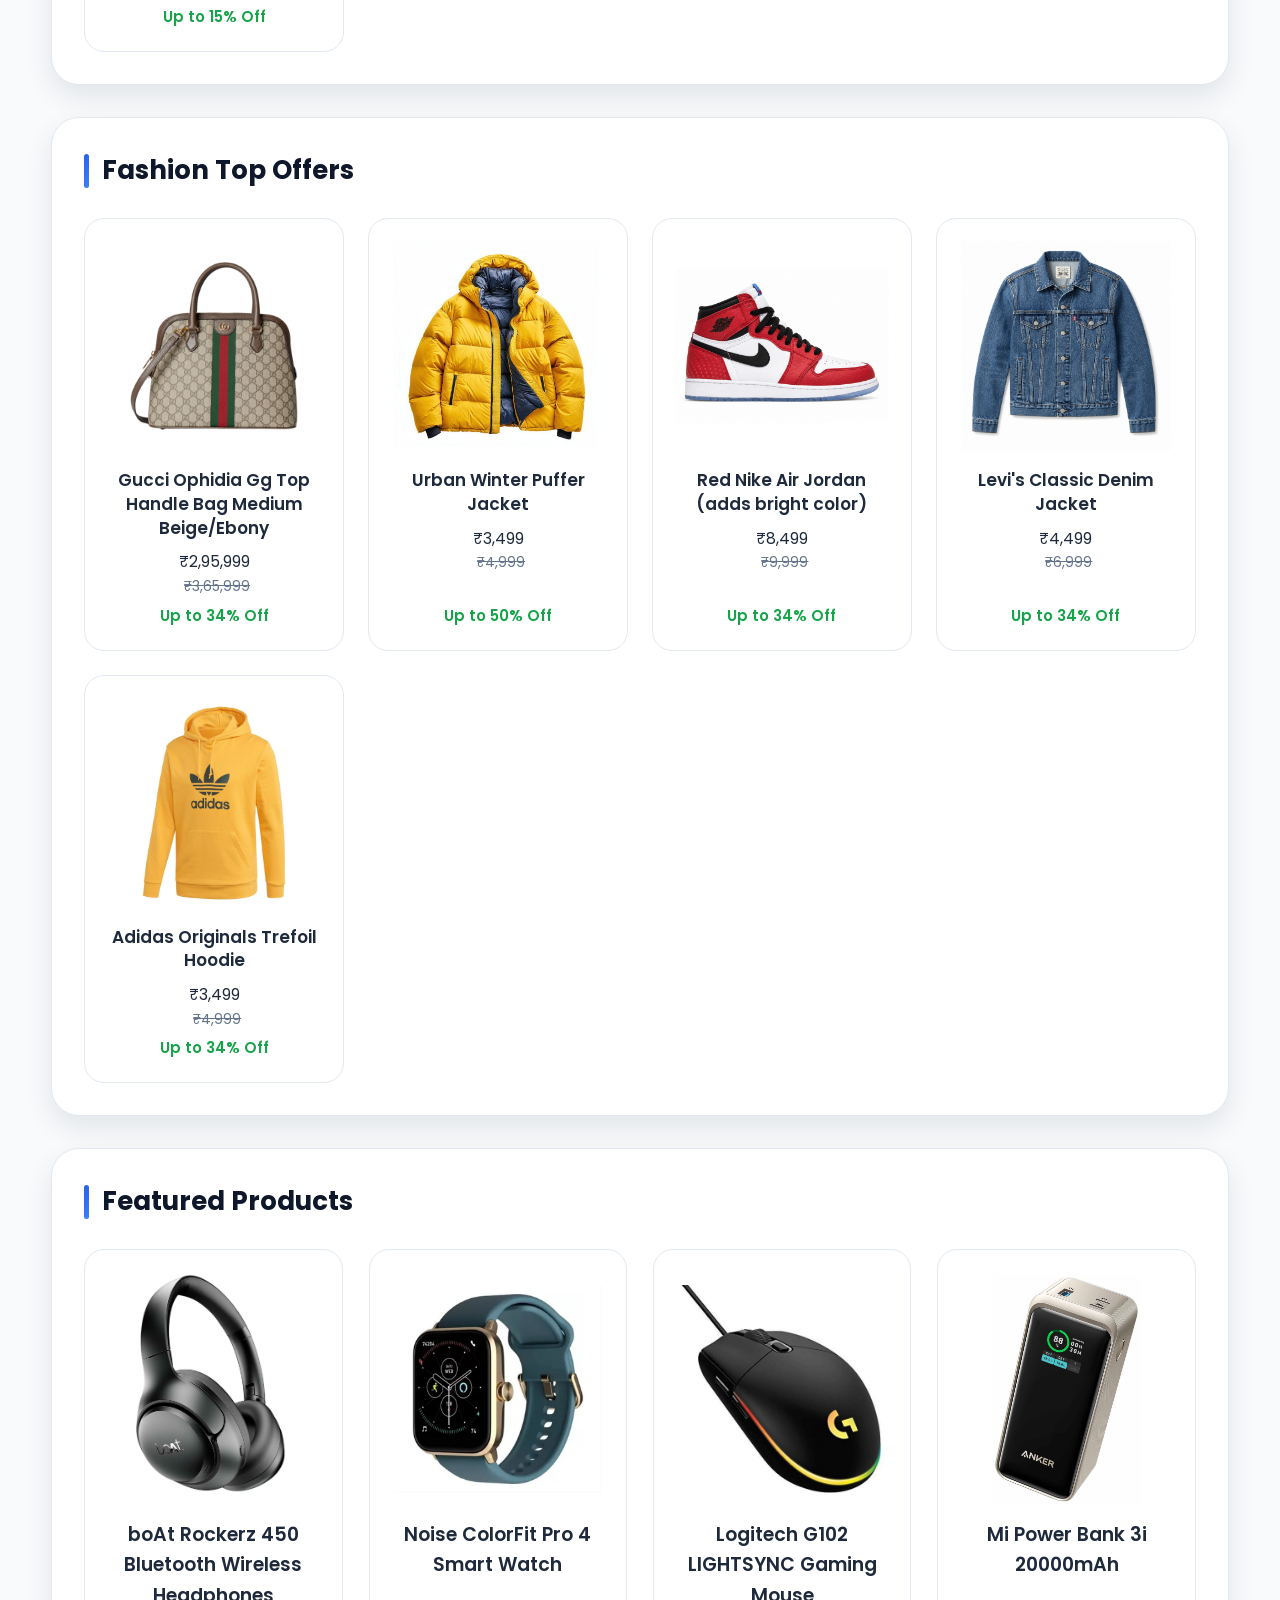
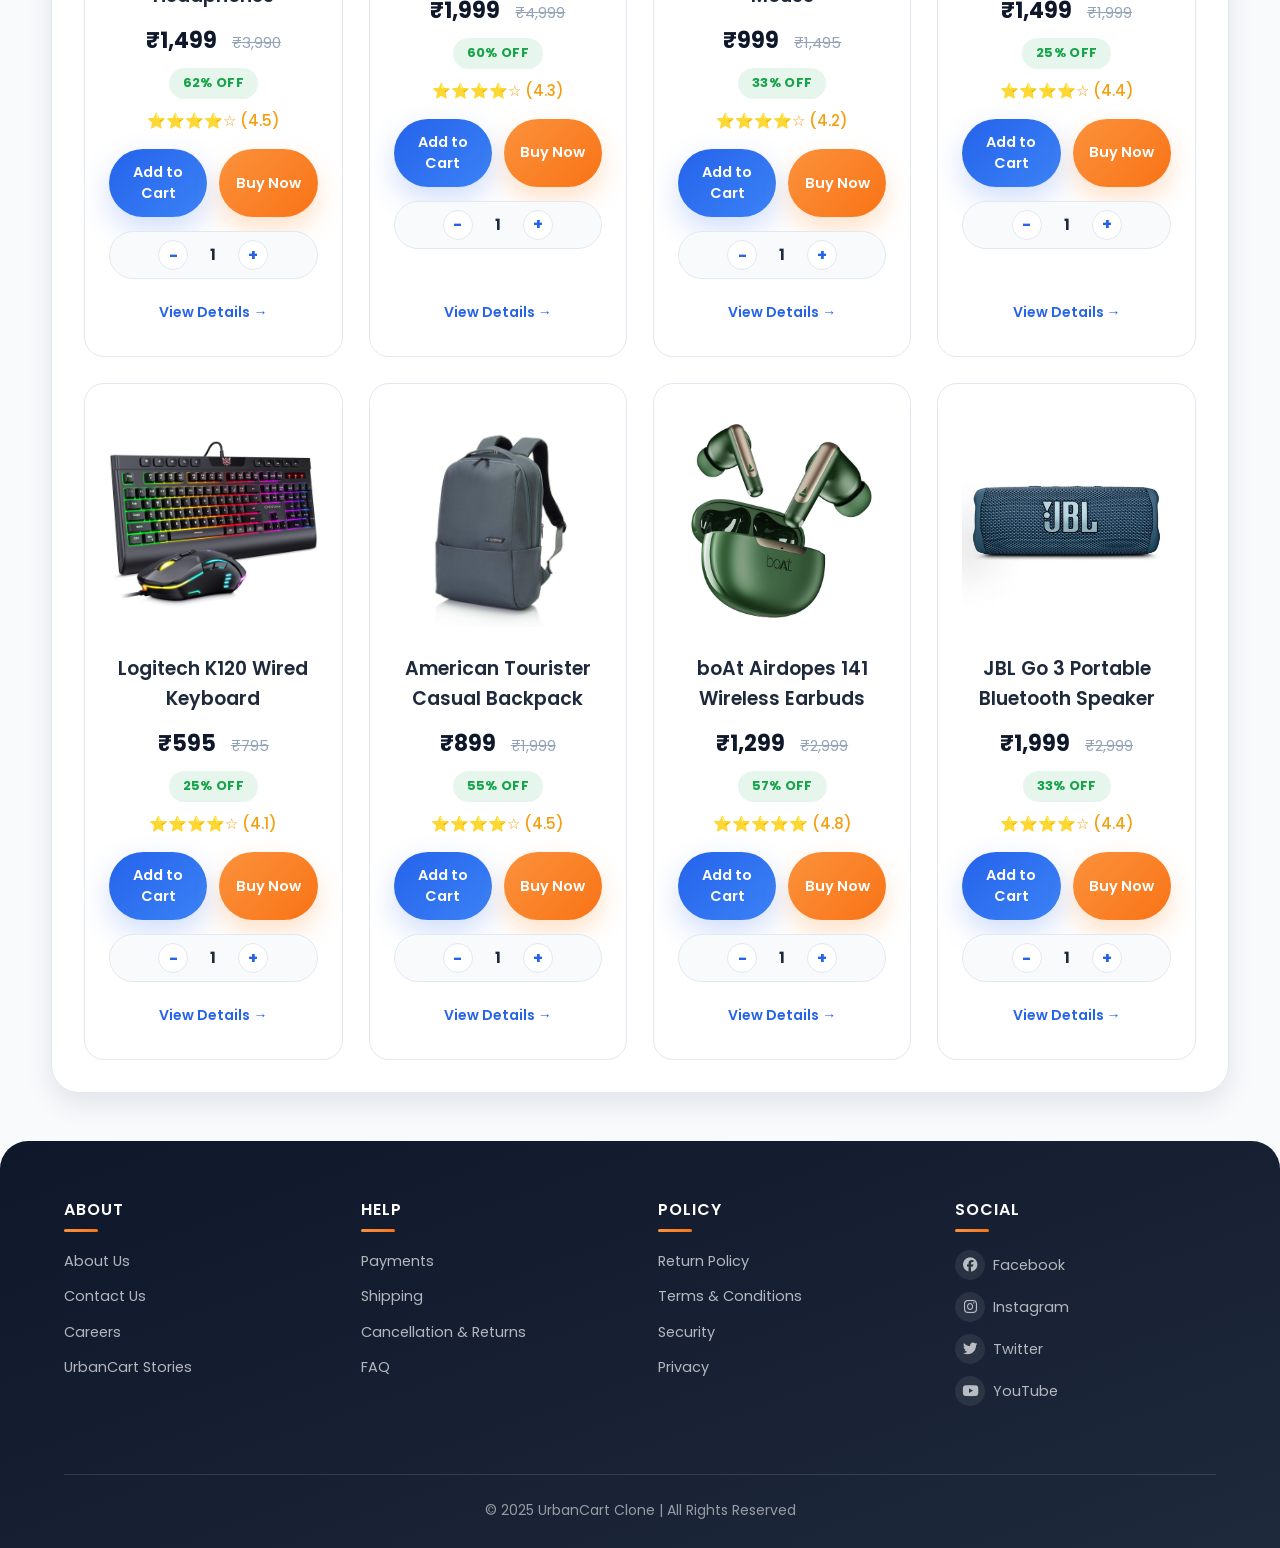
<file: order-summary.html>
<!DOCTYPE html>
<html lang="en">

<head>
    <meta charset="UTF-8">
    <meta name="viewport" content="width=device-width, initial-scale=1.0">
    <title>Order Summary - UrbanCart</title>

    <link rel="stylesheet" href="css/style.css">
    <link rel="stylesheet" href="css/product-details.css">

    <link rel="preconnect" href="https://fonts.googleapis.com">
    <link rel="preconnect" href="https://fonts.gstatic.com" crossorigin>

    <link href="https://fonts.googleapis.com/css2?family=Poppins:wght@300;400;500;600;700&display=swap"
        rel="stylesheet">

    <link rel="stylesheet"
        href="https://cdnjs.cloudflare.com/ajax/libs/font-awesome/6.6.0/css/all.min.css">
</head>

<body>

    <header class="details-header">

        <div class="logo">
            <a href="index.html">
                <h1>UrbanCart</h1>
            </a>
        </div>

        <div class="search-bar">

            <input type="text"
                placeholder="Search for products, brands and more">

            <button>
                <i class="fa-solid fa-magnifying-glass"></i>
            </button>

        </div>

        <div class="details-menu">

            <a href="index.html">Home</a>

            <a href="login.html">Login</a>

            <button class="cart-btn">
                <i class="fa-solid fa-cart-shopping"></i>
                Cart
                <span class="cart-count">1</span>
            </button>

        </div>

    </header>

    <main>

        <section class="product-details">

            <div class="product-left">

                <img
                    src="images/headphone1.png"
                    class="detail-image"
                    alt="Product Image">

            </div>

            <div class="product-right">

                <p class="product-brand">
                    boAt
                </p>

                <h1>
                    boAt Rockerz 450 Bluetooth Wireless Headphones
                </h1>

                <div class="rating-box">

                    <span class="rating-badge">
                        4.5 ★
                    </span>

                    <span>
                        12,845 Ratings & 2,361 Reviews
                    </span>

                </div>

                <div class="price-box">

                    <h2>₹2,499</h2>

                    <span class="old-price">
                        ₹3,999
                    </span>

                    <span class="offer">
                        37% OFF
                    </span>

                </div>

                <div class="quantity-box">

                    <button>-</button>

                    <span class="qty">1</span>

                    <button>+</button>

                </div>

                <hr style="margin:25px 0;">

                <h3>Price Details</h3>

                <p><strong>Product Price :</strong> ₹2,499</p>

                <p><strong>Delivery Charges :</strong> FREE</p>

                <p><strong>Gift Packaging :</strong> ₹0</p>

                <hr style="margin:25px 0;">

                <h2>Total Amount : ₹2,499</h2>

                <div class="action-buttons">

                    <button class="add-cart"
                        onclick="window.location.href='product-details.html'">

                        <i class="fa-solid fa-arrow-left"></i>

                        Back

                    </button>

                    <button class="buy-now"
                        onclick="window.location.href='delivery.html'">

                        <i class="fa-solid fa-arrow-right"></i>

                        Next

                    </button>

                </div>

            </div>

        </section>

    </main>

    <footer>

        <div class="footer-box">

            <h3>About</h3>

            <a href="#">About Us</a>

            <a href="#">Contact Us</a>

            <a href="#">Careers</a>

            <a href="#">UrbanCart Stories</a>

        </div>

        <div class="footer-box">

            <h3>Help</h3>

            <a href="#">Payments</a>

            <a href="#">Shipping</a>

            <a href="#">Cancellation & Returns</a>

            <a href="#">FAQ</a>

        </div>

        <div class="footer-box">
                        <h3>Policy</h3>

            <a href="#">Return Policy</a>

            <a href="#">Terms & Conditions</a>

            <a href="#">Privacy</a>

            <a href="#">Security</a>

        </div>

        <div class="footer-box">

            <h3>Follow Us</h3>

            <a href="#">
                <i class="fa-brands fa-facebook"></i>
                Facebook
            </a>

            <a href="#">
                <i class="fa-brands fa-instagram"></i>
                Instagram
            </a>

            <a href="#">
                <i class="fa-brands fa-twitter"></i>
                Twitter
            </a>

            <a href="#">
                <i class="fa-brands fa-youtube"></i>
                YouTube
            </a>

        </div>

        <p class="copyright">

            © 2025 UrbanCart Clone | All Rights Reserved

        </p>

    </footer>

    <script src="js/script.js"></script>

</body>

</html>
</file>
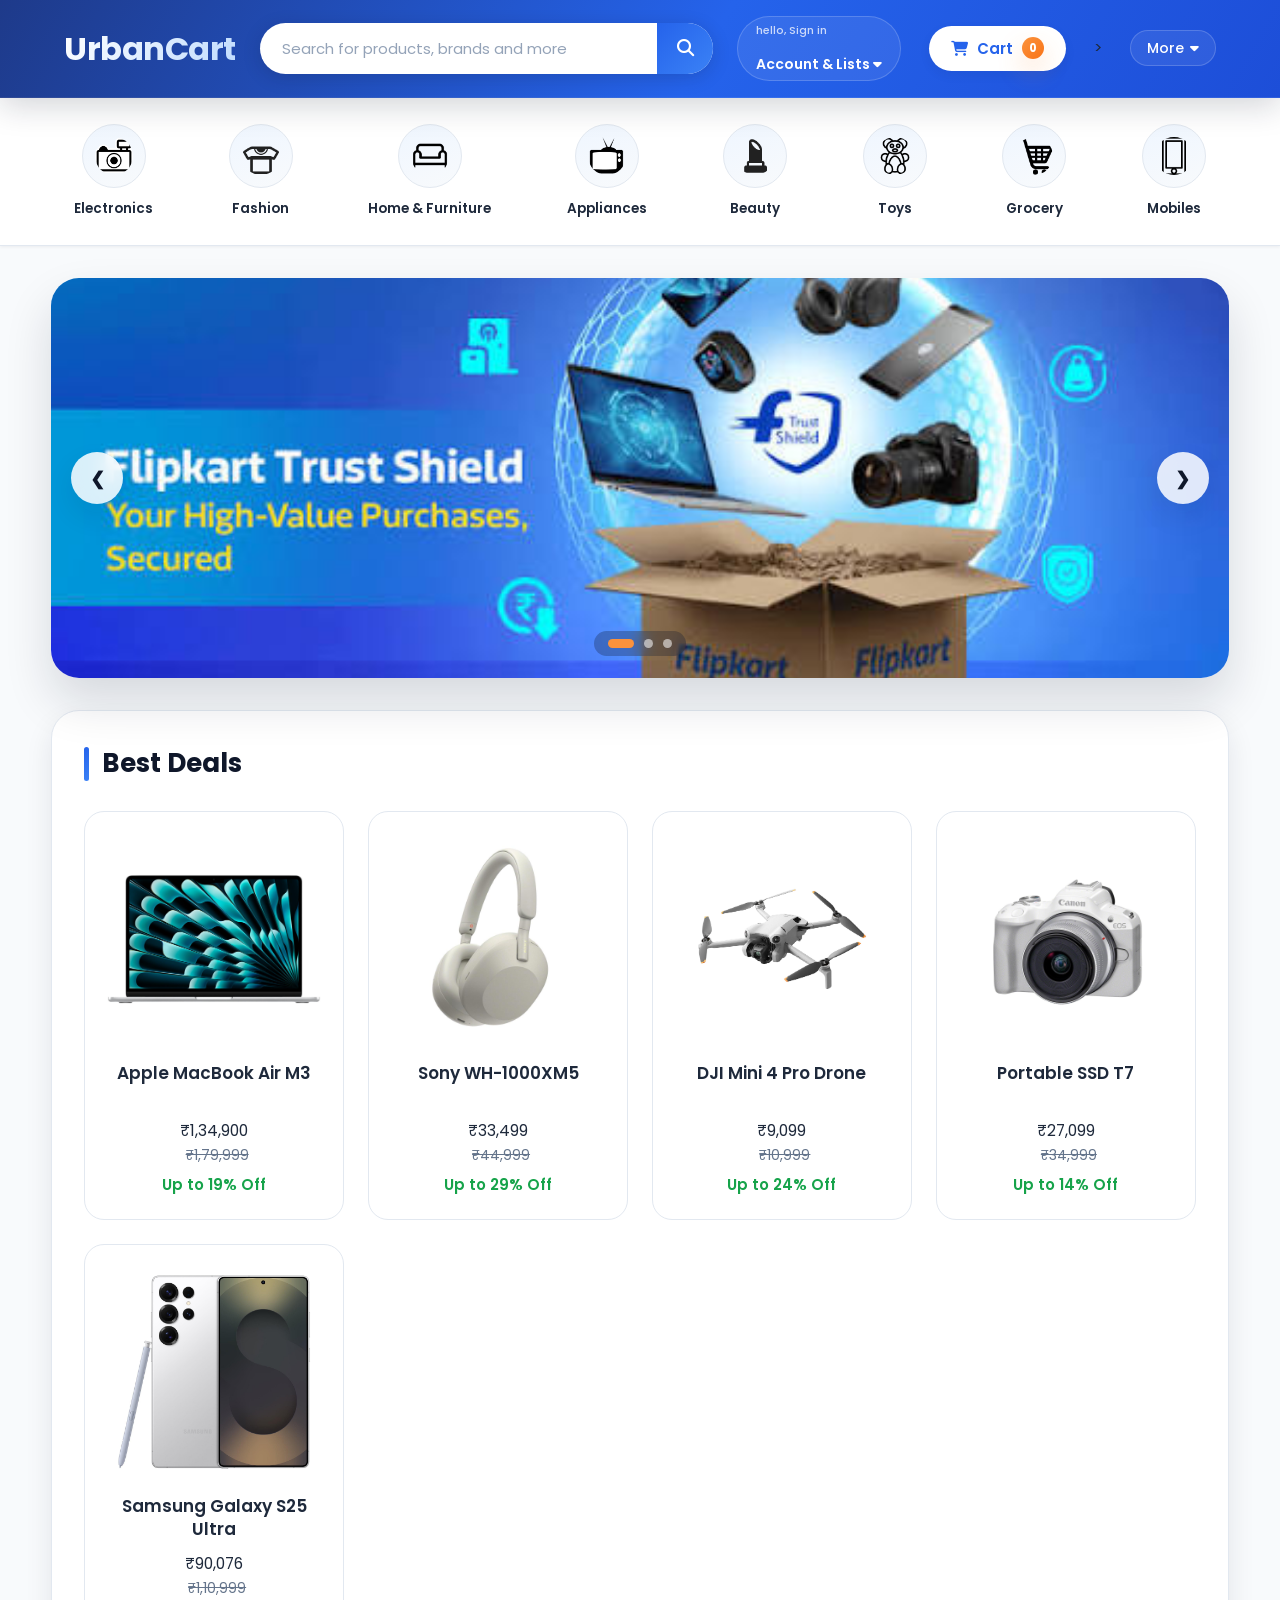
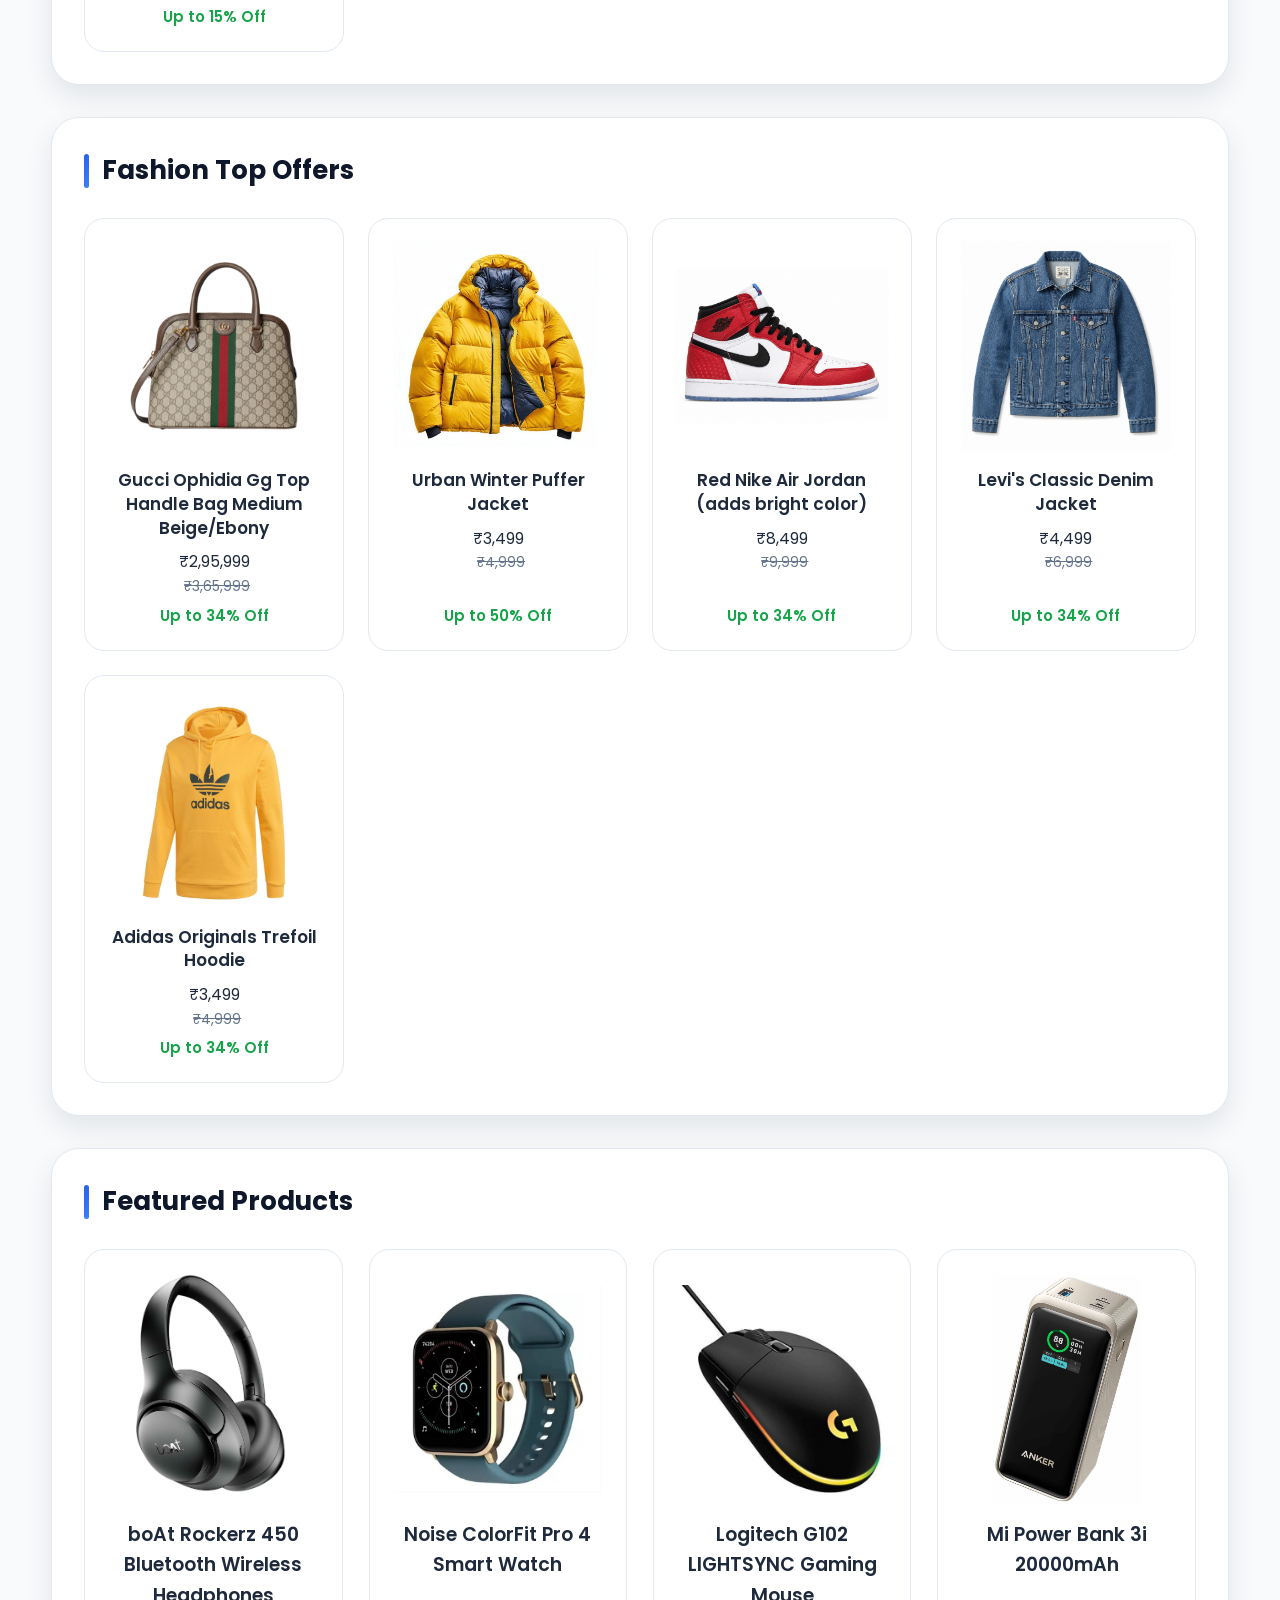
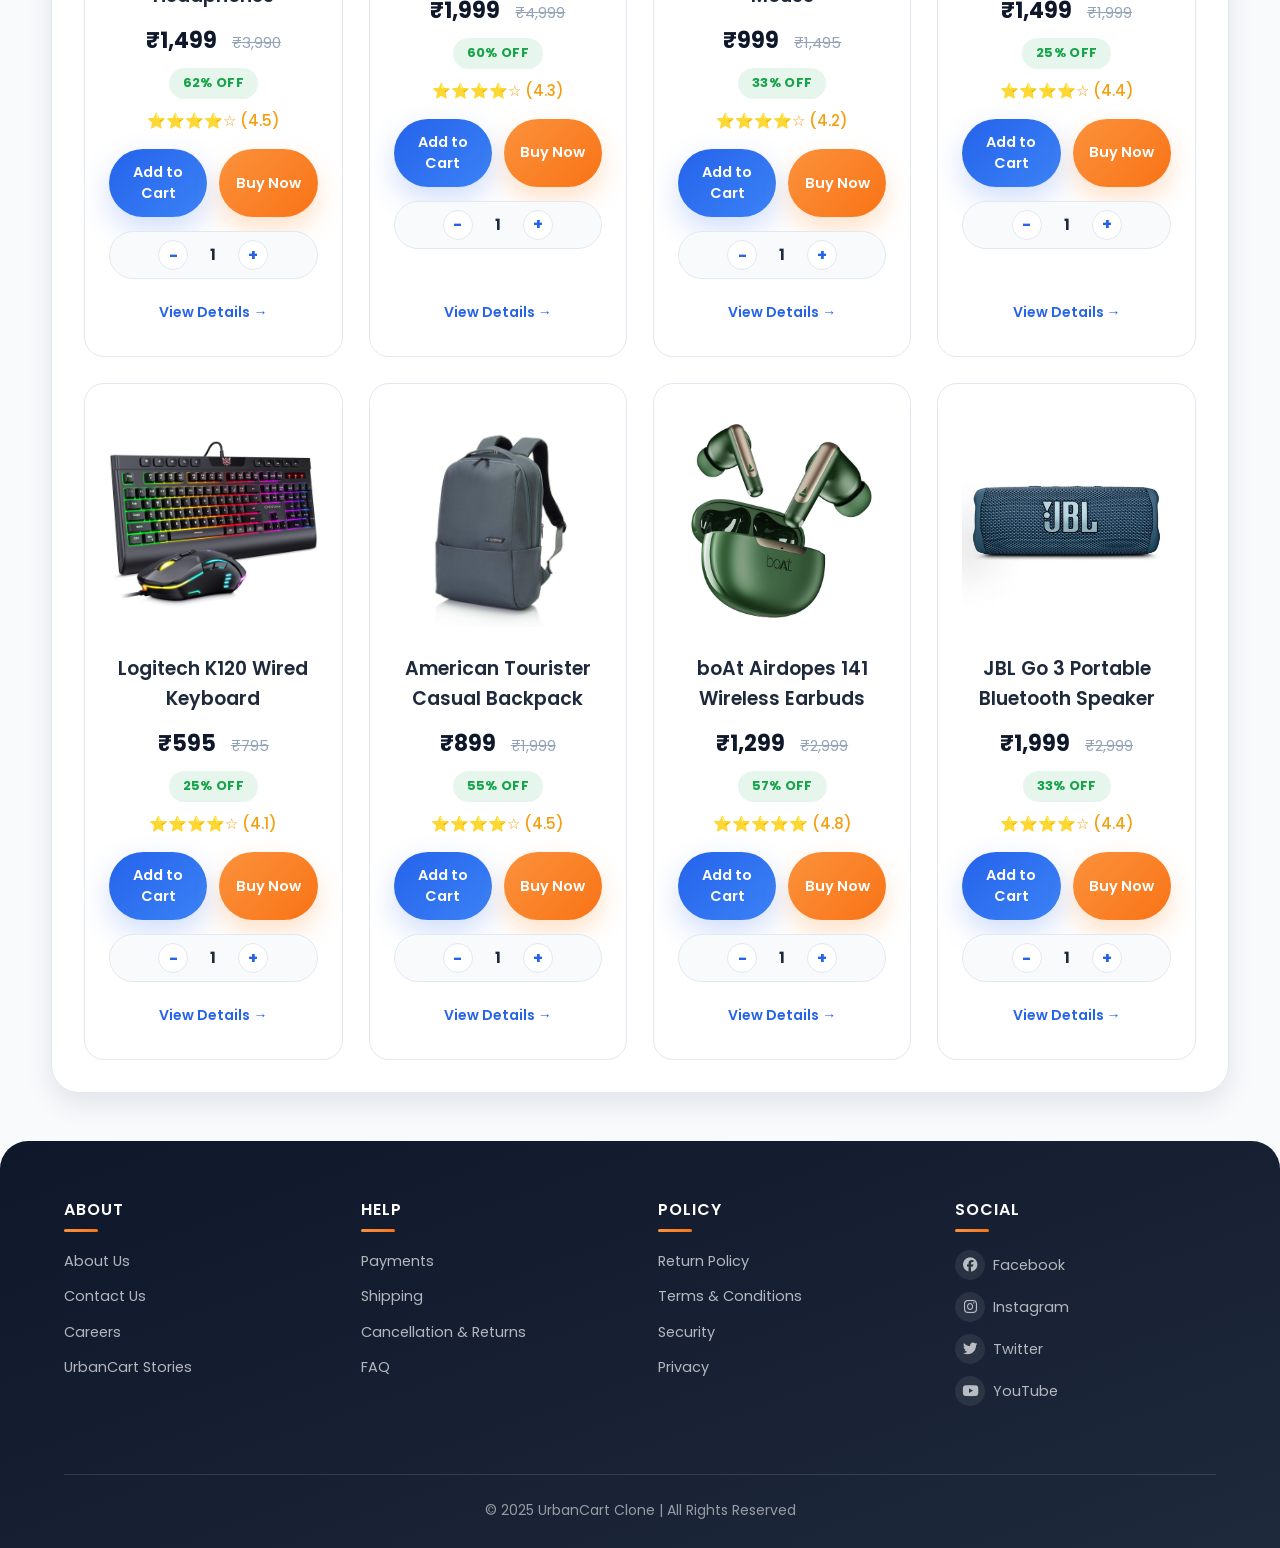
<file: payment.html>
<!DOCTYPE html>
<html lang="en">

<head>
    <meta charset="UTF-8">
    <meta name="viewport" content="width=device-width, initial-scale=1.0">

    <title>Payment - UrbanCart</title>

    <link rel="stylesheet" href="css/style.css">
    <link rel="stylesheet" href="css/product-details.css">

    <link rel="preconnect" href="https://fonts.googleapis.com">
    <link rel="preconnect" href="https://fonts.gstatic.com" crossorigin>

    <link href="https://fonts.googleapis.com/css2?family=Poppins:wght@300;400;500;600;700&display=swap"
        rel="stylesheet">

    <link rel="stylesheet"
        href="https://cdnjs.cloudflare.com/ajax/libs/font-awesome/6.6.0/css/all.min.css">
</head>

<body>

    <header class="details-header">

        <div class="logo">
            <a href="index.html">
                <h1>UrbanCart</h1>
            </a>
        </div>

        <div class="search-bar">

            <input type="text"
                placeholder="Search for products, brands and more">

            <button>
                <i class="fa-solid fa-magnifying-glass"></i>
            </button>

        </div>

        <div class="details-menu">

            <a href="index.html">Home</a>

            <a href="login.html">Login</a>

            <button class="cart-btn">

                <i class="fa-solid fa-cart-shopping"></i>

                Cart

                <span class="cart-count">1</span>

            </button>

        </div>

    </header>

    <main>

        <section class="product-details">

            <div class="product-right" style="width:100%;">

                <h1>Select Payment Method</h1>

                <br>

                <div style="border:1px solid #ddd;padding:20px;border-radius:10px;margin-bottom:20px;">

                    <h3>
                        <input type="radio" name="payment" checked>
                        Google Pay
                    </h3>

                </div>

                <div style="border:1px solid #ddd;padding:20px;border-radius:10px;margin-bottom:20px;">

                    <h3>
                        <input type="radio" name="payment">
                        PhonePe
                    </h3>

                </div>

                <div style="border:1px solid #ddd;padding:20px;border-radius:10px;margin-bottom:20px;">

                    <h3>
                        <input type="radio" name="payment">
                        Paytm
                    </h3>

                </div>
                                <div style="border:1px solid #ddd;padding:20px;border-radius:10px;margin-bottom:20px;">

                    <h3>
                        <input type="radio" name="payment">
                        UPI ID
                    </h3>

                    <br>

                    <input type="text"
                        placeholder="Enter your UPI ID"
                        style="width:100%;padding:12px;font-size:16px;">

                </div>

                <div style="border:1px solid #ddd;padding:20px;border-radius:10px;margin-bottom:20px;">

                    <h3>
                        <input type="radio" name="payment">
                        Credit / Debit Card
                    </h3>

                    <br>

                    <input type="text"
                        placeholder="Card Number"
                        style="width:100%;padding:12px;font-size:16px;margin-bottom:10px;">

                    <input type="text"
                        placeholder="Card Holder Name"
                        style="width:100%;padding:12px;font-size:16px;margin-bottom:10px;">

                    <input type="text"
                        placeholder="MM / YY"
                        style="width:48%;padding:12px;font-size:16px;">

                    <input type="password"
                        placeholder="CVV"
                        style="width:48%;padding:12px;font-size:16px;float:right;">

                </div>

                <div style="border:1px solid #ddd;padding:20px;border-radius:10px;margin-bottom:20px;">

                    <h3>
                        <input type="radio" name="payment">
                        Cash on Delivery
                    </h3>

                    <p style="margin-top:10px;">
                        Pay with cash when your order is delivered.
                    </p>

                </div>

                <hr>

                <br>

                <h2>Payment Summary</h2>

                <br>

                <div style="line-height:40px;font-size:20px;">

                    <p><strong>Product Price :</strong> ₹2,499</p>

                    <p><strong>Delivery Charges :</strong> FREE</p>

                    <p><strong>Total Amount :</strong> ₹2,499</p>

                </div>

                <br><br>

                <div class="action-buttons">

                    <button class="add-cart"
                        onclick="window.location.href='delivery.html'">

                        <i class="fa-solid fa-arrow-left"></i>

                        Back

                    </button>

                    <button class="buy-now"
                        onclick="window.location.href='success.html'">

                        <i class="fa-solid fa-credit-card"></i>

                        Pay Now

                    </button>

                </div>

            </div>

        </section>

    </main>
        <footer>

        <div class="footer-box">

            <h3>About</h3>

            <a href="#">About Us</a>

            <a href="#">Contact Us</a>

            <a href="#">Careers</a>

            <a href="#">UrbanCart Stories</a>

        </div>

        <div class="footer-box">

            <h3>Help</h3>

            <a href="#">Payments</a>

            <a href="#">Shipping</a>

            <a href="#">Cancellation & Returns</a>

            <a href="#">FAQ</a>

        </div>

        <div class="footer-box">

            <h3>Policy</h3>

            <a href="#">Return Policy</a>

            <a href="#">Terms & Conditions</a>

            <a href="#">Privacy</a>

            <a href="#">Security</a>

        </div>

        <div class="footer-box">

            <h3>Follow Us</h3>

            <a href="#">
                <i class="fa-brands fa-facebook"></i>
                Facebook
            </a>

            <a href="#">
                <i class="fa-brands fa-instagram"></i>
                Instagram
            </a>

            <a href="#">
                <i class="fa-brands fa-twitter"></i>
                Twitter
            </a>

            <a href="#">
                <i class="fa-brands fa-youtube"></i>
                YouTube
            </a>

        </div>

        <p class="copyright">

            © 2025 UrbanCart Clone | All Rights Reserved

        </p>

    </footer>
        <script src="js/script.js"></script>

</body>
</html>
</file>
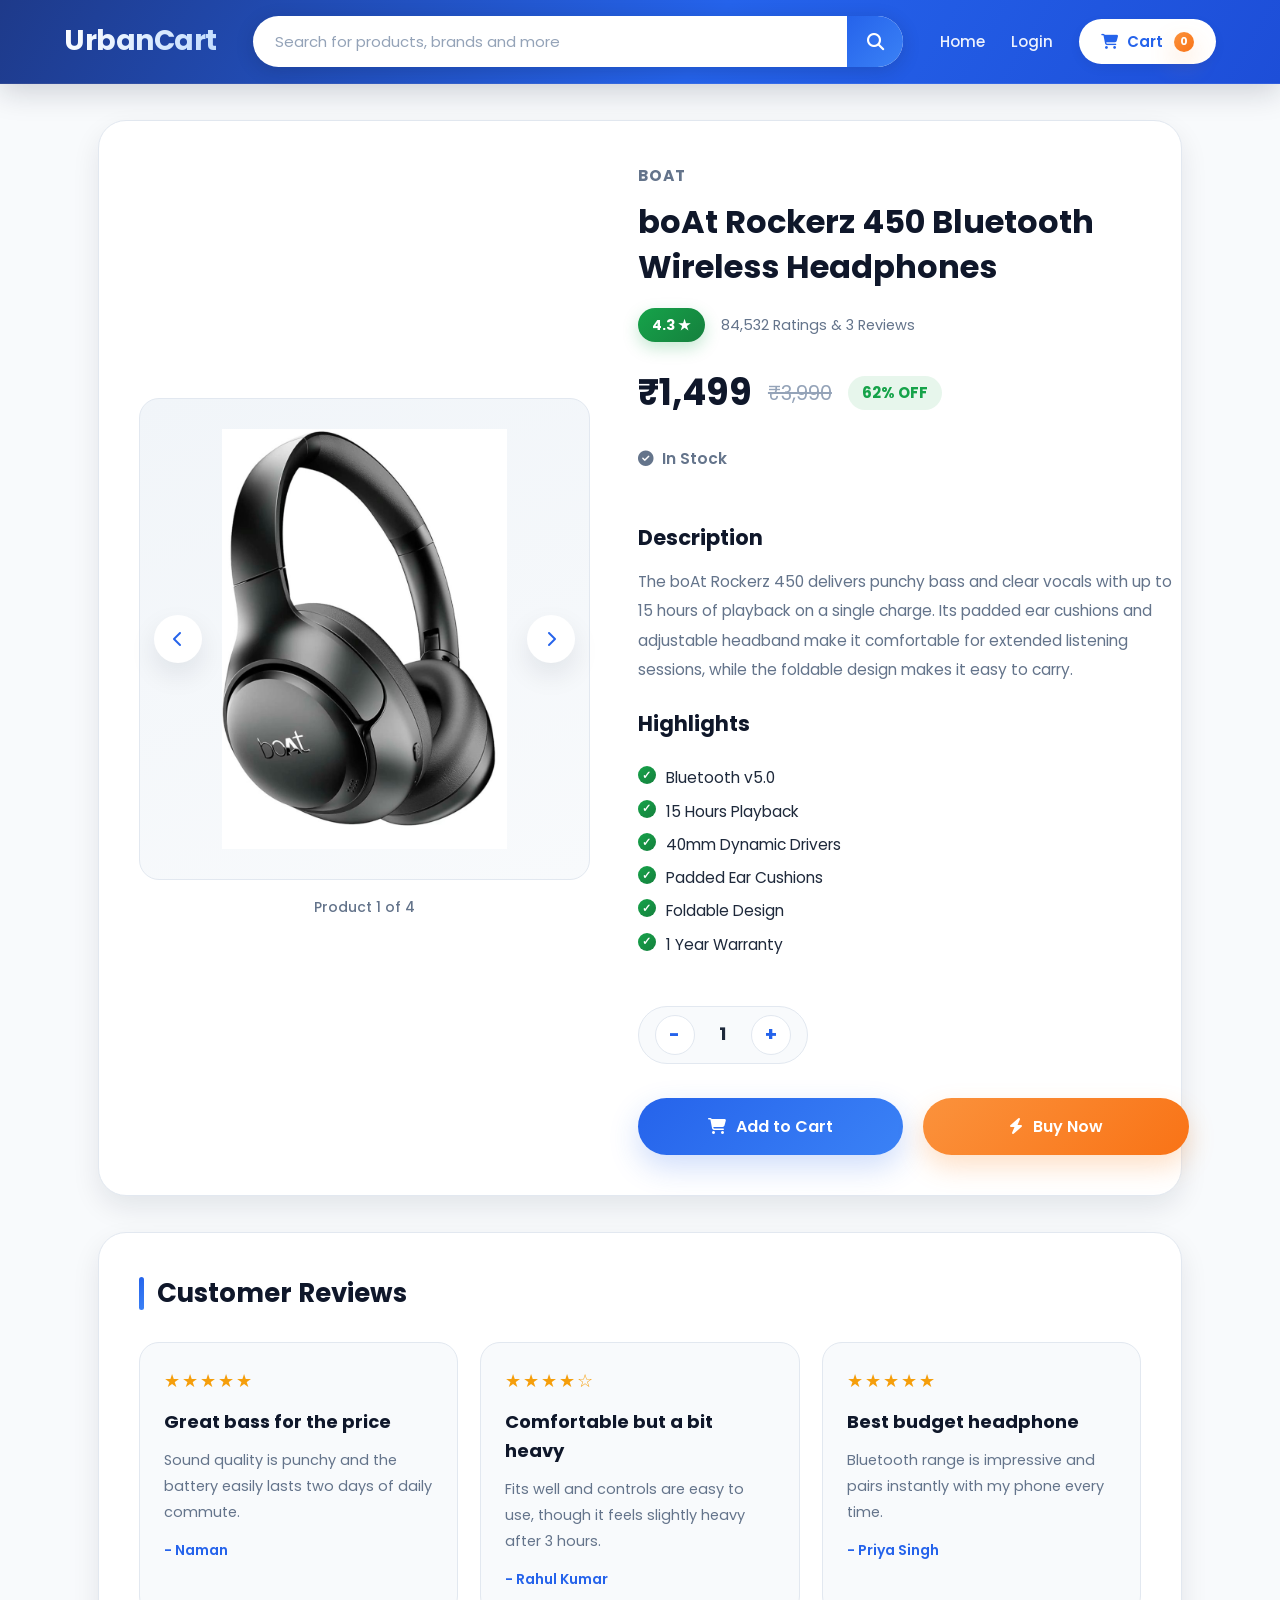
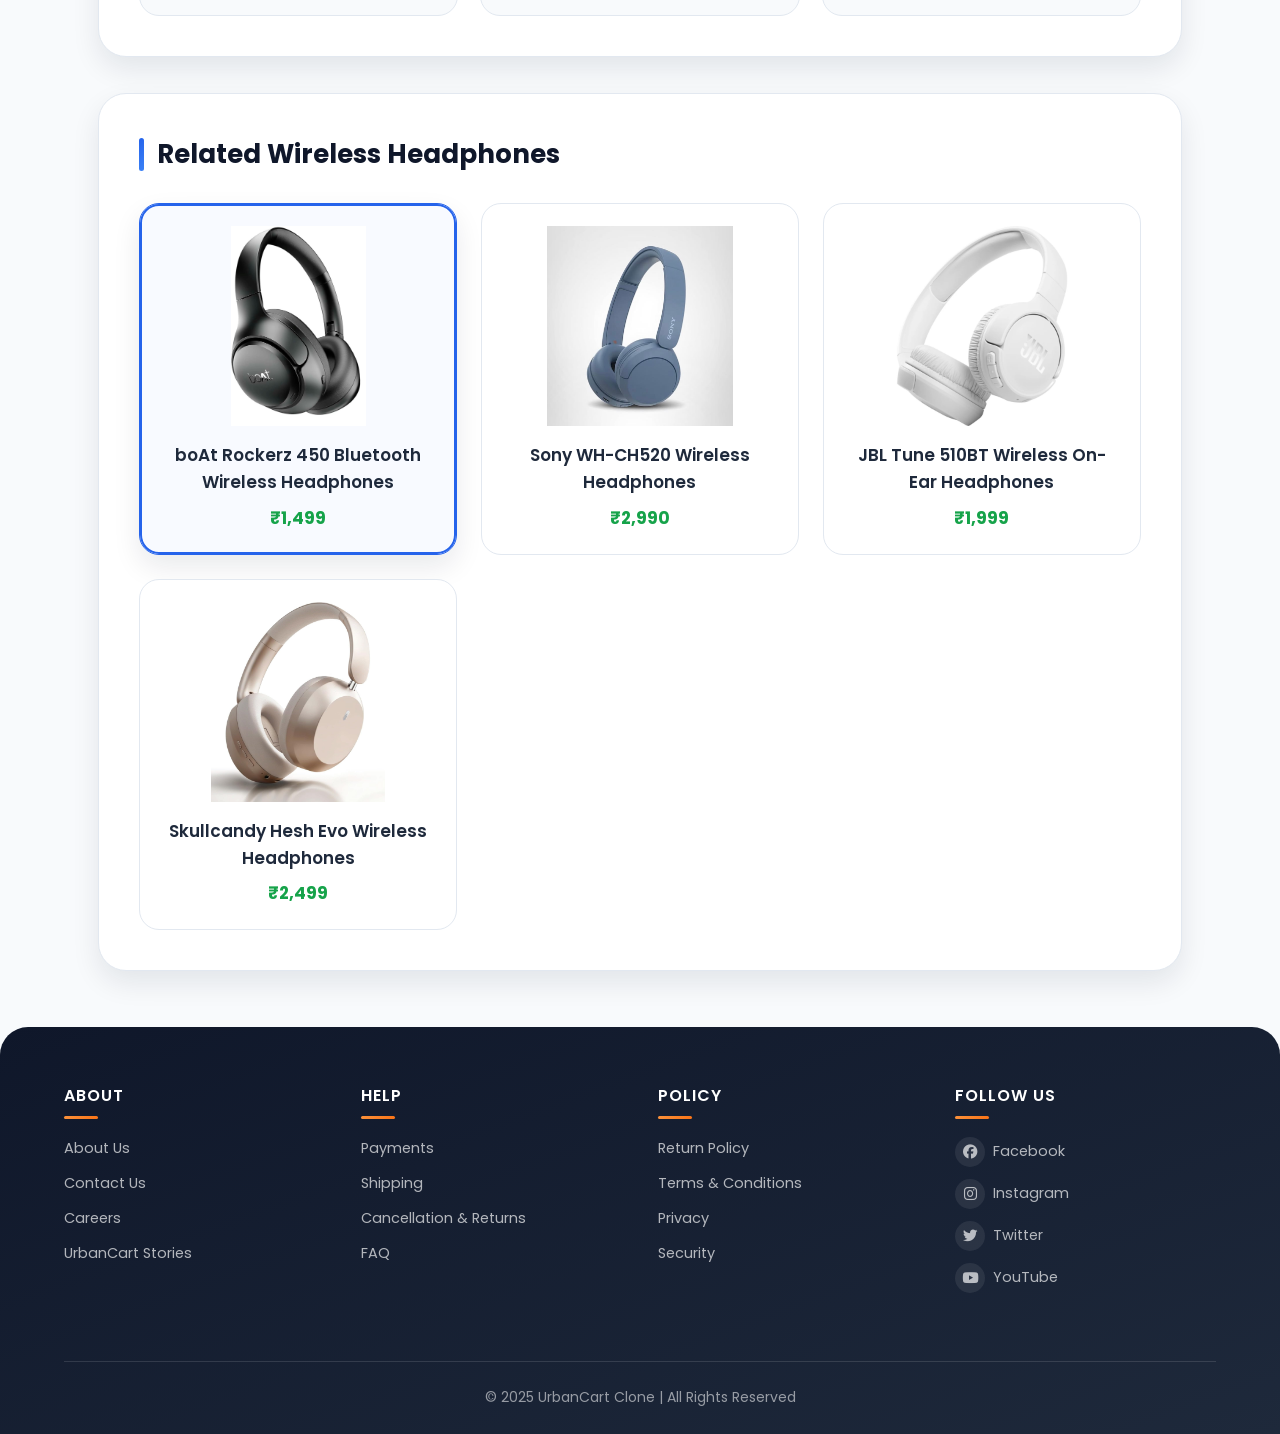
<file: product-details.html>
<!DOCTYPE html>
<html lang="en">

<head>
    <meta charset="UTF-8">
    <meta name="viewport" content="width=device-width, initial-scale=1.0">
    <title id="pageTitle">Product Details - UrbanCart</title>

    <link rel="stylesheet" href="css/style.css">
    <link rel="stylesheet" href="css/product-details.css">

    <link rel="preconnect" href="https://fonts.googleapis.com">
    <link rel="preconnect" href="https://fonts.gstatic.com" crossorigin>

    <link href="https://fonts.googleapis.com/css2?family=Poppins:wght@300;400;500;600;700&display=swap"
        rel="stylesheet">

    <link rel="stylesheet"
        href="https://cdnjs.cloudflare.com/ajax/libs/font-awesome/6.6.0/css/all.min.css">
</head>

<body>

    <header class="details-header">

        <div class="logo">
            <a href="index.html"> 
                <h1>UrbanCart</h1>
            </a>
        </div>

        <div class="search-bar">

            <input type="text"
                placeholder="Search for products, brands and more">

            <button>
                <i class="fa-solid fa-magnifying-glass"></i>
            </button>

        </div>

        <div class="details-menu">

            <a href="index.html">
                Home
            </a>

            <a href="login.html">
                Login
            </a>

            <button class="cart-btn" onclick="window.location.href='cart.html'">
                <i class="fa-solid fa-cart-shopping"></i>
                Cart
                <span class="cart-count" id="cartCount">0</span>
            </button>

        </div>

    </header>

    <main>

        <section class="product-details">
            <div class="product-left">

                <div class="image-slider">

                    <button class="img-nav-btn img-prev" id="prevBtn" aria-label="Previous product">
                        <i class="fa-solid fa-chevron-left"></i>
                    </button>

                    <img
                        id="productImage"
                        src="images/headphone1.png"
                        class="detail-image"
                        alt="Product Image">

                    <button class="img-nav-btn img-next" id="nextBtn" aria-label="Next product">
                        <i class="fa-solid fa-chevron-right"></i>
                    </button>

                </div>

                <p class="category-position" id="categoryPosition">
                    Product 1 of 4
                </p>

            </div>
            <div class="product-right">

                <p class="product-brand" id="productBrand">boAt</p>

                <h1 id="productName">
                    boAt Rockerz 450 Bluetooth Wireless Headphones
                </h1>

                <div class="rating-box">

                    <span class="rating-badge" id="productRating">
                        4.5 ★
                    </span>

                    <span id="productReviews">
                        12,845 Ratings & 2,361 Reviews
                    </span>

                </div>

                <div class="price-box">

                    <h2 id="productPrice">₹2,499</h2>

                    <span class="old-price" id="oldPrice">
                        ₹3,999
                    </span>

                    <span class="offer" id="productOffer">
                        37% OFF
                    </span>

                </div>

                <p class="stock">

                    <i class="fa-solid fa-circle-check"></i>

                    In Stock

                </p>

                <h3>Description</h3>

                <p id="productDescription">

                    Experience premium sound quality with Bluetooth 5.3,
                    40 Hours Battery Backup,
                    Fast Charging,
                    Built-in Microphone,
                    Soft Ear Cushions,
                    Foldable Design,
                    and Deep Bass.

                </p>

                <h3>Highlights</h3>

                <ul class="features" id="productFeatures">
                    <li>Bluetooth Version 5.3</li>
                    <li>40 Hours Battery Backup</li>
                    <li>Fast Charging</li>
                    <li>Built-in Microphone</li>
                    <li>Lightweight Design</li>
                    <li>One Year Warranty</li>

                </ul>

                <div class="quantity-box">
                    <button class="minus">
                        -
                    </button>

                    <span class="qty">
                        1
                    </span>

                    <button class="plus">
                        +
                    </button>

                </div>

                <div class="action-buttons">

                    <button class="add-cart">

                        <i class="fa-solid fa-cart-shopping"></i>

                        Add to Cart

                    </button>

                     <button class="buy-now"><i class="fa-solid fa-bolt"></i>Buy Now</button>
                </div>

            </div>

        </section>

        <section class="customer-reviews">

            <h2>Customer Reviews</h2>

            <div class="reviews-list" id="reviewsList">

                <div class="review-card">

                    <div class="review-rating">
                        ★★★★★
                    </div>

                    <h3>Excellent Product</h3>

                    <p>
                        Amazing sound quality with deep bass.
                        Battery backup is excellent and the headphones are
                        very comfortable for long listening sessions.
                    </p>

                    <span>- Rahul Sharma</span>

                </div>

                <div class="review-card">

                    <div class="review-rating">
                        ★★★★☆
                    </div>

                    <h3>Worth Every Penny</h3>

                    <p>
                        Good build quality and premium design.
                        Bluetooth connectivity is fast and stable.
                    </p>

                    <span>- Aman Verma</span>

                </div>

                <div class="review-card">

                    <div class="review-rating">
                        ★★★★★
                    </div>

                    <h3>Highly Recommended</h3>

                    <p>
                        Excellent battery life.
                        Perfect for gaming, movies and music.
                    </p>

                    <span>- Priya Singh</span>

                </div>

            </div>

        </section>

        <section class="related-products">

            <h2 id="relatedTitle">Related Products</h2>

            <div class="related-grid" id="relatedGrid">

                <div class="related-card">

                    <img src="images/headphone1.png"
                        alt="Headphone">

                    <h3>boAt Rockerz 450</h3>

                    <p>₹2,499</p>

                </div>

                <div class="related-card">

                    <img src="images/headphone2.png"
                        alt="Headphone">

                    <h3>Sony WH-CH520</h3>

                    <p>₹3,299</p>

                </div>

                <div class="related-card">

                    <img src="images/headphone3.png"
                        alt="Headphone">

                    <h3>JBL Tune 510BT</h3>

                    <p>₹2,999</p>

                </div>

            </div>

        </section>

    </main>

    <footer>

        <div class="footer-box">

            <h3>About</h3>

            <a href="#">About Us</a>

            <a href="#">Contact Us</a>

            <a href="#">Careers</a>

            <a href="#">UrbanCart Stories</a>

        </div>

        <div class="footer-box">

            <h3>Help</h3>

            <a href="#">Payments</a>

            <a href="#">Shipping</a>

            <a href="#">Cancellation & Returns</a>

            <a href="#">FAQ</a>

        </div>

        <div class="footer-box">

            <h3>Policy</h3>

            <a href="#">Return Policy</a>

            <a href="#">Terms & Conditions</a>

            <a href="#">Privacy</a>

            <a href="#">Security</a>

        </div>

        <div class="footer-box">

            <h3>Follow Us</h3>

            <a href="#">
                <i class="fa-brands fa-facebook"></i>
                Facebook
            </a>

            <a href="#">
                <i class="fa-brands fa-instagram"></i>
                Instagram
            </a>

            <a href="#">
                <i class="fa-brands fa-twitter"></i>
                Twitter
            </a>

            <a href="#">
                <i class="fa-brands fa-youtube"></i>
                YouTube
            </a>

        </div>

        <p class="copyright">

            © 2025 UrbanCart Clone | All Rights Reserved

        </p>

    </footer>

    <div class="toast" id="toast">
        Product added to cart!
    </div>

    <script src="js/script.js"></script>

</body>

</html>
</file>
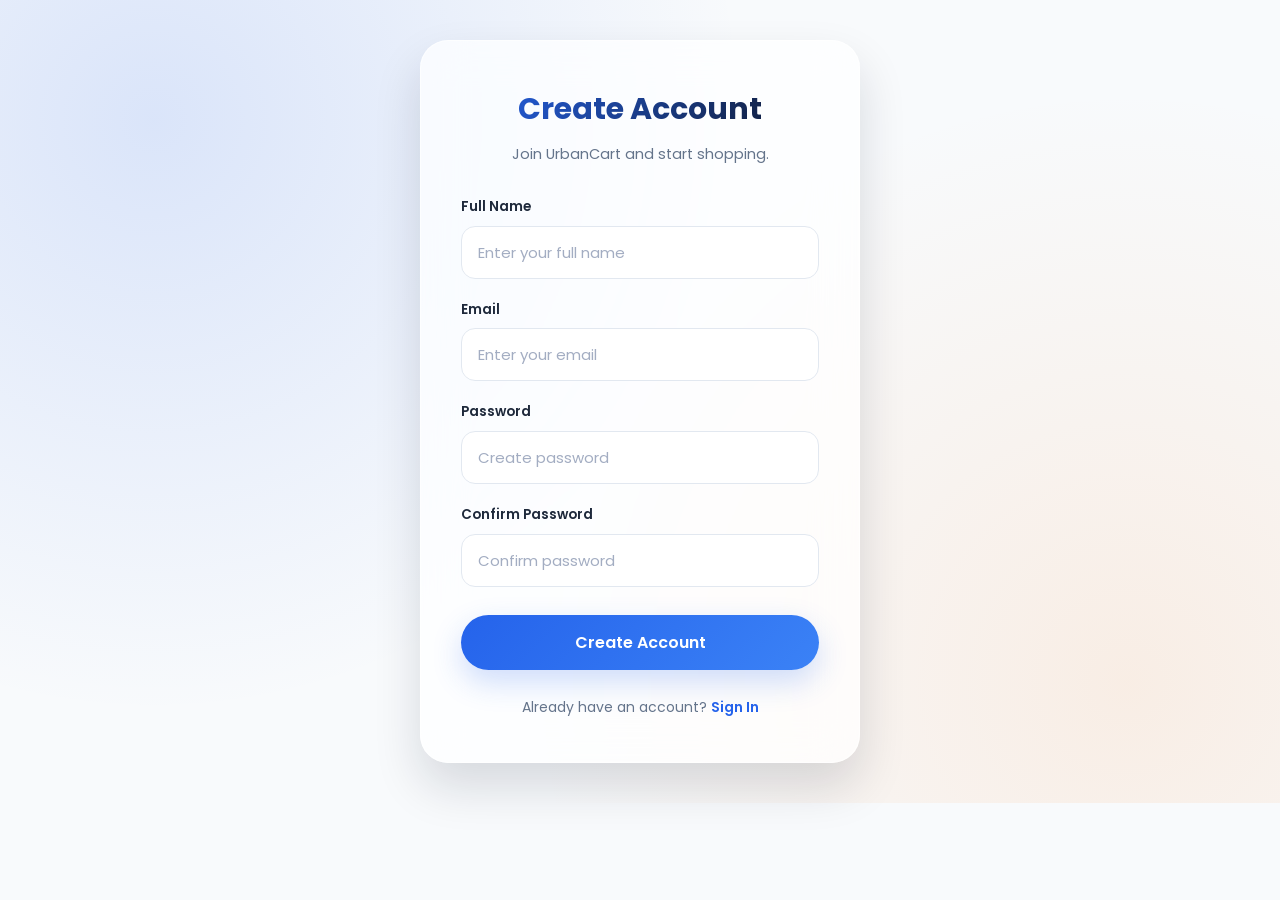
<file: register.html>
<!DOCTYPE html>
<html lang="en">

<head>
    <meta charset="UTF-8">
    <meta name="viewport" content="width=device-width, initial-scale=1.0">

    <title>Create Account - UrbanCart</title>

    <link rel="stylesheet" href="css/style.css">

    <link rel="preconnect" href="https://fonts.googleapis.com">
    <link rel="preconnect" href="https://fonts.gstatic.com" crossorigin>

    <link href="https://fonts.googleapis.com/css2?family=Poppins:wght@300;400;500;600;700&display=swap" rel="stylesheet">

    <link rel="stylesheet"
        href="https://cdnjs.cloudflare.com/ajax/libs/font-awesome/6.6.0/css/all.min.css">
</head>

<body>

<div class="login-container">

    <div class="login-card">

        <h1>Create Account</h1>

        <p class="login-text">
            Join UrbanCart and start shopping.
        </p>

        <form id="registerForm">

            <label>Full Name</label>

            <input
                type="text"
                id="fullName"
                placeholder="Enter your full name"
                required>

            <label>Email</label>

            <input
                type="email"
                id="regEmail"
                placeholder="Enter your email"
                required>

            <label>Password</label>

            <input
                type="password"
                id="regPassword"
                placeholder="Create password"
                required>

            <label>Confirm Password</label>

            <input
                type="password"
                id="confirmPassword"
                placeholder="Confirm password"
                required>
                <p id="registerMessage"></p>

            <button
                type="submit"
                class="login-submit"
                id="registerBtn">

                Create Account

            </button>

        </form>

        <p class="register-link">

            Already have an account?

            <a href="login.html">

                Sign In

            </a>

        </p>

    </div>

</div>
<script src="js/script.js"></script>

</body>

</html>
</file>
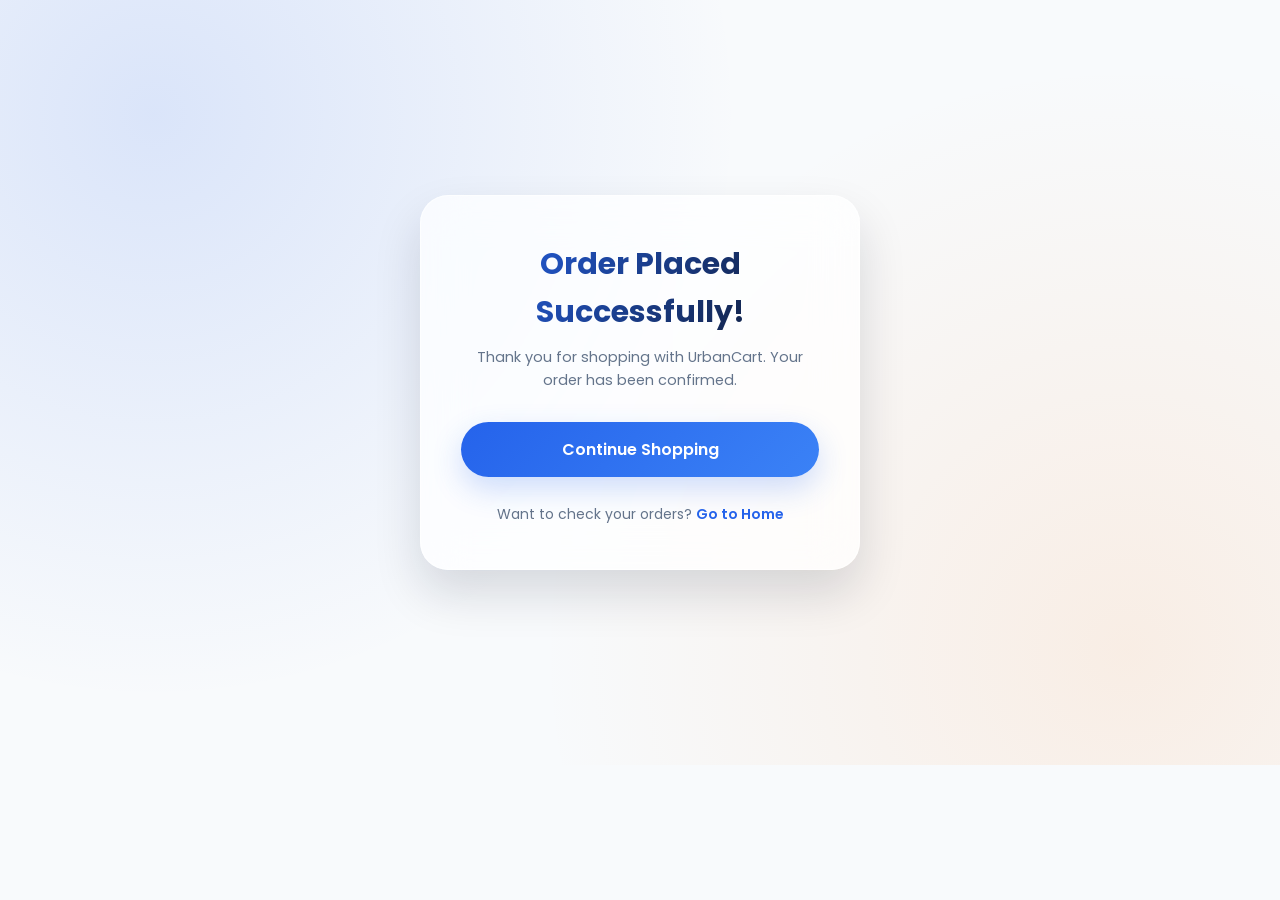
<file: success.html>
<!DOCTYPE html>
<html lang="en">

<head>
    <meta charset="UTF-8">
    <meta name="viewport" content="width=device-width, initial-scale=1.0">

    <title>Order Successful - UrbanCart</title>

    <link rel="stylesheet" href="css/style.css">

    <link rel="preconnect" href="https://fonts.googleapis.com">
    <link rel="preconnect" href="https://fonts.gstatic.com" crossorigin>

    <link href="https://fonts.googleapis.com/css2?family=Poppins:wght@300;400;500;600;700&display=swap" rel="stylesheet">

    <link rel="stylesheet"
        href="https://cdnjs.cloudflare.com/ajax/libs/font-awesome/6.6.0/css/all.min.css">
</head>

<body>

<div class="login-container">

    <div class="login-card">

        <h1>Order Placed Successfully!</h1>

        <p class="login-text">
            Thank you for shopping with UrbanCart. Your order has been confirmed.
        </p>

        <button class="login-submit" onclick="window.location.href='index.html'">
            Continue Shopping
        </button>

        <p class="register-link">

            Want to check your orders?

            <a href="index.html">

                Go to Home

            </a>

        </p>

    </div>

</div>

</body>

</html>
</file>
<file: css/style.css>
/* ==========================================================================
   URBANCART — PREMIUM E-COMMERCE STYLESHEET
   Design tokens, global resets, header, navigation, hero, products,
   featured products, footer, toast, and authentication pages.
   CSS ONLY — no HTML/JS structure, classes, or IDs were changed.
   ========================================================================== */

/* ==========================================================================
   1. DESIGN TOKENS
   ========================================================================== */

:root{

    /* Colors */
    --bg:#f8fafc;
    --card:#ffffff;
    --primary:#2563eb;
    --primary-dark:#1d4ed8;
    --primary-light:#3b82f6;
    --secondary:#0f172a;
    --secondary-light:#1e293b;
    --accent:#fb923c;
    --accent-dark:#f97316;
    --success:#16a34a;
    --success-dark:#15803d;
    --danger:#ef4444;
    --danger-dark:#dc2626;
    --border:#e2e8f0;
    --text:#1e293b;
    --text-light:#64748b;
    --star:#f59e0b;

    /* Gradients */
    --gradient-primary:linear-gradient(135deg,var(--primary) 0%,var(--primary-light) 100%);
    --gradient-header:linear-gradient(120deg,#1e3a8a 0%,#2563eb 55%,#1d4ed8 100%);
    --gradient-accent:linear-gradient(135deg,var(--accent) 0%,var(--accent-dark) 100%);
    --gradient-success:linear-gradient(135deg,var(--success) 0%,var(--success-dark) 100%);
    --gradient-dark:linear-gradient(160deg,#0f172a 0%,#1e293b 100%);
    --gradient-text:linear-gradient(120deg,#ffffff 0%,#bfdbfe 100%);

    /* Radius */
    --radius-sm:8px;
    --radius-md:14px;
    --radius-lg:20px;
    --radius-xl:28px;
    --radius-full:999px;

    /* Shadows */
    --shadow-xs:0 1px 3px rgba(15,23,42,.06);
    --shadow-sm:0 4px 12px rgba(15,23,42,.06);
    --shadow-md:0 12px 28px rgba(15,23,42,.09);
    --shadow-lg:0 24px 48px rgba(15,23,42,.14);
    --shadow-glow:0 12px 30px rgba(37,99,235,.22);
    --shadow-accent-glow:0 12px 26px rgba(251,146,60,.28);

    /* Motion */
    --ease:cubic-bezier(.4,0,.2,1);
    --fast:.2s;
    --base:.35s;
    --slow:.55s;
}

/* ==========================================================================
   2. GLOBAL RESET
   ========================================================================== */

*{
    margin:0;
    padding:0;
    box-sizing:border-box;
    font-family:'Poppins',sans-serif;
}

html{
    scroll-behavior:smooth;
}

body{
    background:var(--bg);
    color:var(--text);
    font-size:15.5px;
    line-height:1.6;
    -webkit-font-smoothing:antialiased;
    overflow-x:hidden;
}

img{
    max-width:100%;
    display:block;
}

a{
    text-decoration:none;
    color:inherit;
}

button{
    cursor:pointer;
    border:none;
    outline:none;
    background:none;
    font-family:'Poppins',sans-serif;
}

ul{
    list-style:none;
}

hr{
    border:none;
    border-top:1px solid var(--border);
}

::selection{
    background:var(--primary);
    color:#fff;
}

::-webkit-scrollbar{
    width:10px;
    height:10px;
}

::-webkit-scrollbar-track{
    background:var(--bg);
}

::-webkit-scrollbar-thumb{
    background:#cbd5e1;
    border-radius:var(--radius-full);
}

::-webkit-scrollbar-thumb:hover{
    background:var(--text-light);
}

:focus-visible{
    outline:2px solid var(--primary);
    outline-offset:3px;
    border-radius:4px;
}

@media (prefers-reduced-motion:reduce){
    *{
        animation-duration:.001ms !important;
        animation-iteration-count:1 !important;
        transition-duration:.001ms !important;
        scroll-behavior:auto !important;
    }
}

/* ==========================================================================
   3. HEADER
   ========================================================================== */

header{
    width:100%;
    background:var(--gradient-header);
    padding:16px 5%;
    display:flex;
    align-items:center;
    justify-content:space-between;
    gap:24px;
    position:sticky;
    top:0;
    z-index:1000;
    backdrop-filter:blur(20px) saturate(160%);
    -webkit-backdrop-filter:blur(20px) saturate(160%);
    box-shadow:0 8px 30px rgba(15,23,42,.18);
    border-bottom:1px solid rgba(255,255,255,.08);
}

.logo h1{
    background:var(--gradient-text);
    -webkit-background-clip:text;
    background-clip:text;
    -webkit-text-fill-color:transparent;
    font-size:32px;
    font-weight:700;
    letter-spacing:-.5px;
    white-space:nowrap;
    transition:transform var(--fast) var(--ease);
}

.logo:hover h1,
.logo a:hover h1{
    transform:translateY(-1px) scale(1.02);
}

.search-bar{
    flex:1;
    display:flex;
    max-width:650px;
    background:#fff;
    border-radius:var(--radius-full);
    overflow:hidden;
    box-shadow:0 4px 18px rgba(15,23,42,.18);
    transition:box-shadow var(--base) var(--ease), transform var(--base) var(--ease);
}

.search-bar:focus-within{
    box-shadow:0 6px 24px rgba(37,99,235,.35), 0 0 0 3px rgba(37,99,235,.25);
    transform:translateY(-1px);
}

.search-bar input{
    flex:1;
    padding:14px 22px;
    font-size:15px;
    border:none;
    background:transparent;
    color:var(--text);
}

.search-bar input::placeholder{
    color:#94a3b8;
}

.search-bar button{
    width:56px;
    background:var(--gradient-primary);
    color:#fff;
    font-size:17px;
    transition:filter var(--fast) var(--ease);
}

.search-bar button:hover{
    filter:brightness(1.08);
}

.header-links{
    display:flex;
    align-items:center;
    gap:28px;
}

.header-links a{
    color:#fff;
    font-size:15px;
    font-weight:500;
    opacity:.92;
    transition:opacity var(--fast) var(--ease), transform var(--fast) var(--ease);
}

.header-links > a{
    white-space:nowrap;
}

.header-links a:hover{
    opacity:1;
    transform:translateY(-1px);
}

.login-btn{
    background:#fff;
    color:var(--primary);
    padding:10px 22px;
    border-radius:var(--radius-full);
    font-size:15px;
    font-weight:600;
    transition:transform var(--fast) var(--ease), box-shadow var(--fast) var(--ease);
}

.login-btn:hover{
    transform:translateY(-2px);
    box-shadow:var(--shadow-md);
}

/* Account dropdown */

.account-menu,
.more-menu{
    position:relative;
}

.account-btn,
.more-btn{
    background:rgba(255,255,255,.08);
    color:#fff;
    border:1px solid rgba(255,255,255,.18);
    display:flex;
    align-items:center;
    gap:6px;
    font-size:14px;
    font-weight:500;
    padding:8px 16px;
    border-radius:var(--radius-full);
    text-align:left;
    line-height:1.3;
    transition:background var(--fast) var(--ease), transform var(--fast) var(--ease), border-color var(--fast) var(--ease);
}

.account-btn{
    display:flex;
    flex-direction:column;
    align-items:flex-start;
    gap:0;
    padding:6px 18px;
}

.account-btn:hover,
.more-btn:hover{
    background:rgba(255,255,255,.16);
    border-color:rgba(255,255,255,.35);
    transform:translateY(-1px);
}

.small-text{
    display:block;
    font-size:11px;
    color:rgba(255,255,255,.75);
}

.big-text{
    display:block;
    font-size:14px;
    font-weight:600;
    color:#fff;
}

.account-dropdown,
.more-dropdown{
    position:absolute;
    top:calc(100% + 14px);
    right:0;
    width:280px;
    background:rgba(255,255,255,.85);
    backdrop-filter:blur(18px) saturate(180%);
    -webkit-backdrop-filter:blur(18px) saturate(180%);
    border-radius:var(--radius-md);
    box-shadow:var(--shadow-lg);
    border:1px solid rgba(255,255,255,.6);
    display:block;
    opacity:0;
    visibility:hidden;
    transform:translateY(10px);
    transition:opacity var(--base) var(--ease), transform var(--base) var(--ease), visibility var(--base);
    z-index:1200;
    overflow:hidden;
}

.account-dropdown{
    left:0;
    right:auto;
}

.account-menu:hover .account-dropdown,
.more-menu:hover .more-dropdown{
    opacity:1;
    visibility:visible;
    transform:translateY(0);
}

.signin-btn{
    display:block;
    width:calc(100% - 32px);
    margin:16px auto 0;
    background:var(--gradient-primary);
    color:#fff !important;
    text-align:center;
    padding:13px;
    font-size:15px;
    font-weight:600;
    border-radius:var(--radius-full);
    box-shadow:var(--shadow-glow);
    transition:transform var(--fast) var(--ease), filter var(--fast) var(--ease);
}

.signin-btn:hover{
    transform:translateY(-2px);
    filter:brightness(1.06);
}

.new-customer{
    padding:14px 18px 6px;
    font-size:13.5px;
    color:var(--text-light);
    text-align:center;
}

.new-customer a{
    color:var(--primary) !important;
    font-weight:600;
}

.account-dropdown hr,
.more-dropdown hr{
    margin:14px 18px;
    border-top:1px solid var(--border);
}

.account-dropdown h3{
    padding:0 18px 10px;
    font-size:14px;
    font-weight:600;
    text-transform:uppercase;
    letter-spacing:.6px;
    color:var(--text-light);
}

.account-dropdown ul,
.more-dropdown ul{
    padding-bottom:10px;
}

.account-dropdown li a,
.more-dropdown li a{
    display:block;
    padding:11px 18px;
    color:var(--text);
    font-size:14.5px;
    font-weight:500;
    transition:background var(--fast) var(--ease), padding-left var(--fast) var(--ease), color var(--fast) var(--ease);
}

.account-dropdown li a:hover,
.more-dropdown li a:hover{
    background:rgba(37,99,235,.08);
    padding-left:24px;
    color:var(--primary);
}

/* Cart button */

.cart-btn{
    background:#fff;
    color:var(--primary);
    padding:11px 22px;
    border-radius:var(--radius-full);
    display:flex;
    align-items:center;
    gap:9px;
    font-size:15px;
    font-weight:600;
    position:relative;
    box-shadow:var(--shadow-sm);
    transition:transform var(--fast) var(--ease), box-shadow var(--fast) var(--ease);
}

.cart-btn:hover{
    transform:translateY(-2px) scale(1.02);
    box-shadow:var(--shadow-md);
}

.cart-count{
    width:22px;
    height:22px;
    border-radius:50%;
    background:var(--gradient-accent);
    color:#fff;
    display:flex;
    align-items:center;
    justify-content:center;
    font-size:11.5px;
    font-weight:700;
    box-shadow:var(--shadow-accent-glow);
}

/* Mobile menu toggle */

.menu-btn{
    display:none;
    background:rgba(255,255,255,.1);
    color:#fff;
    font-size:22px;
    width:44px;
    height:44px;
    border-radius:var(--radius-sm);
    align-items:center;
    justify-content:center;
    transition:background var(--fast) var(--ease);
}

.menu-btn:hover{
    background:rgba(255,255,255,.2);
}

/* ==========================================================================
   4. CATEGORY NAVIGATION
   ========================================================================== */

nav{
    background:var(--card);
    padding:20px 5%;
    box-shadow:var(--shadow-xs);
    border-bottom:1px solid var(--border);
    position:relative;
    z-index:900;
}

.nav-list{
    display:flex;
    justify-content:space-between;
    align-items:center;
    gap:16px;
}

.nav-item{
    text-align:center;
    cursor:pointer;
    transition:transform var(--base) var(--ease);
    padding:6px 10px;
    border-radius:var(--radius-md);
}

.nav-item img{
    width:64px;
    height:64px;
    object-fit:contain;
    margin:0 auto 10px;
    padding:12px;
    border-radius:50%;
    background:linear-gradient(160deg,#eff6ff 0%,#f8fafc 100%);
    border:1px solid var(--border);
    transition:box-shadow var(--base) var(--ease), transform var(--base) var(--ease), background var(--base) var(--ease);
}

.nav-item span{
    display:block;
    margin-top:2px;
    font-size:13.5px;
    font-weight:600;
    color:var(--text);
    transition:color var(--fast) var(--ease);
}

.nav-item:hover{
    transform:translateY(-6px);
}

.nav-item:hover img{
    box-shadow:0 12px 24px rgba(37,99,235,.22);
    transform:scale(1.06);
    background:linear-gradient(160deg,#dbeafe 0%,#eff6ff 100%);
}

.nav-item:hover span{
    color:var(--primary);
}

/* ==========================================================================
   5. LAYOUT / MAIN
   ========================================================================== */

main{
    width:92%;
    max-width:1400px;
    margin:32px auto;
}

/* ==========================================================================
   6. HERO / SLIDER
   ========================================================================== */

.hero{
    position:relative;
    overflow:hidden;
    border-radius:var(--radius-xl);
    background:var(--card);
    box-shadow:var(--shadow-lg);
}

.slider{
    display:flex;
    transition:transform var(--slow) var(--ease);
}

.slide{
    min-width:100%;
}

.slide img{
    width:100%;
    height:400px;
    object-fit:cover;
    display:block;
}

.prev,
.next{
    position:absolute;
    top:50%;
    transform:translateY(-50%);
    width:52px;
    height:52px;
    border-radius:50%;
    background:rgba(255,255,255,.85);
    backdrop-filter:blur(10px);
    -webkit-backdrop-filter:blur(10px);
    font-size:18px;
    font-weight:600;
    color:var(--secondary);
    z-index:10;
    box-shadow:var(--shadow-md);
    display:flex;
    align-items:center;
    justify-content:center;
    transition:background var(--base) var(--ease), color var(--base) var(--ease), transform var(--base) var(--ease), box-shadow var(--base) var(--ease);
}

.prev{
    left:20px;
}

.next{
    right:20px;
}

.prev:hover,
.next:hover{
    background:var(--gradient-primary);
    color:#fff;
    transform:translateY(-50%) scale(1.08);
    box-shadow:var(--shadow-glow);
}

.dots{
    position:absolute;
    bottom:22px;
    left:50%;
    transform:translateX(-50%);
    display:flex;
    gap:10px;
    padding:8px 14px;
    background:rgba(15,23,42,.28);
    backdrop-filter:blur(8px);
    -webkit-backdrop-filter:blur(8px);
    border-radius:var(--radius-full);
}

.dot{
    width:9px;
    height:9px;
    border-radius:var(--radius-full);
    background:#fff;
    opacity:.55;
    cursor:pointer;
    transition:width var(--base) var(--ease), opacity var(--base) var(--ease), background var(--base) var(--ease);
}

.dot.active{
    opacity:1;
    width:26px;
    background:var(--accent);
}

/* ==========================================================================
   7. SECTION HEADINGS (shared by products / featured products)
   ========================================================================== */

.products,
.featured-products{
    background:var(--card);
    margin-top:32px;
    padding:32px;
    border-radius:var(--radius-xl);
    box-shadow:var(--shadow-md);
    border:1px solid var(--border);
}

.products h2,
.featured-products h2{
    font-size:26px;
    font-weight:700;
    margin-bottom:26px;
    color:var(--secondary);
    position:relative;
    padding-left:18px;
}

.products h2::before,
.featured-products h2::before{
    content:"";
    position:absolute;
    left:0;
    top:4px;
    bottom:4px;
    width:5px;
    border-radius:var(--radius-full);
    background:var(--gradient-primary);
}

/* ==========================================================================
   8. PRODUCT CARDS (Best Deals / Fashion Top Offers)
   ========================================================================== */

.product-container{
    display:grid;
    grid-template-columns:repeat(auto-fit,minmax(220px,1fr));
    gap:24px;
}

.product-card{
    background:var(--card);
    border:1px solid var(--border);
    border-radius:var(--radius-lg);
    padding:22px;
    text-align:center;
    transition:transform var(--base) var(--ease), box-shadow var(--base) var(--ease), border-color var(--base) var(--ease);
    display:flex;
    flex-direction:column;
    height:100%;
}

.product-card:hover{
    transform:translateY(-10px);
    box-shadow:var(--shadow-lg);
    border-color:transparent;
}

.product-card img{
    width:100%;
    height:210px;
    object-fit:contain;
    margin-bottom:18px;
    transition:transform var(--base) var(--ease);
}

.product-card:hover img{
    transform:scale(1.06);
}

.product-card h3{
    font-size:17px;
    font-weight:600;
    margin-bottom:10px;
    color:var(--text);
    line-height:1.4;
    min-height:2.8em;
}

.product-card p{
    font-size:15px;
    color:var(--success);
    font-weight:600;
    margin-top:auto;
    padding-top:6px;
}

.product-card span[style*="line-through"]{
    color:var(--text-light) !important;
    font-weight:400 !important;
    font-size:14px !important;
    margin-left:6px;
}

/* ==========================================================================
   9. FEATURED PRODUCTS
   ========================================================================== */

.product-grid{
    display:grid;
    grid-template-columns:repeat(auto-fit,minmax(250px,1fr));
    gap:26px;
}

.featured-card{
    background:var(--card);
    border:1px solid var(--border);
    border-radius:var(--radius-lg);
    padding:24px;
    text-align:center;
    transition:transform var(--base) var(--ease), box-shadow var(--base) var(--ease), border-color var(--base) var(--ease);
    display:flex;
    flex-direction:column;
    position:relative;
    overflow:hidden;
}

.featured-card::before{
    content:"";
    position:absolute;
    inset:0;
    background:radial-gradient(circle at 50% 0%,rgba(37,99,235,.06),transparent 60%);
    opacity:0;
    transition:opacity var(--base) var(--ease);
    pointer-events:none;
}

.featured-card:hover{
    transform:translateY(-12px);
    box-shadow:var(--shadow-lg);
    border-color:transparent;
}

.featured-card:hover::before{
    opacity:1;
}

.featured-card img{
    width:100%;
    height:230px;
    object-fit:contain;
    margin-bottom:16px;
    transition:transform var(--base) var(--ease);
}

.featured-card:hover img{
    transform:scale(1.07);
}

.featured-card h3{
    font-size:19px;
    font-weight:600;
    margin-bottom:12px;
    color:var(--text);
}

.price{
    font-size:22px;
    font-weight:700;
    color:var(--secondary);
}

.price span{
    margin-left:10px;
    text-decoration:line-through;
    color:#94a3b8;
    font-size:15px;
    font-weight:400;
}

.discount{
    display:inline-block;
    color:var(--success);
    background:rgba(22,163,74,.1);
    font-size:13px;
    font-weight:700;
    margin:10px auto;
    padding:5px 14px;
    border-radius:var(--radius-full);
    letter-spacing:.3px;
}

.rating{
    color:var(--star);
    font-size:15px;
    margin-bottom:16px;
    font-weight:500;
}

/* Buttons */

.product-buttons{
    display:flex;
    gap:12px;
    margin-bottom:14px;
}

.add-cart{
    width:100%;
    padding:13px;
    background:var(--gradient-primary);
    color:#fff;
    font-size:14.5px;
    font-weight:600;
    border-radius:var(--radius-full);
    transition:transform var(--fast) var(--ease), box-shadow var(--fast) var(--ease), filter var(--fast) var(--ease);
    box-shadow:var(--shadow-glow);
}

.add-cart:hover{
    transform:translateY(-3px) scale(1.02);
    filter:brightness(1.05);
    box-shadow:0 16px 34px rgba(37,99,235,.3);
}

.add-cart:active{
    transform:translateY(-1px) scale(.99);
}

.buy-now{
    width:100%;
    padding:13px;
    background:var(--gradient-accent);
    color:#fff;
    font-size:14.5px;
    font-weight:600;
    border-radius:var(--radius-full);
    transition:transform var(--fast) var(--ease), box-shadow var(--fast) var(--ease), filter var(--fast) var(--ease);
    box-shadow:var(--shadow-accent-glow);
}

.buy-now:hover{
    transform:translateY(-3px) scale(1.02);
    filter:brightness(1.05);
    box-shadow:0 16px 34px rgba(251,146,60,.34);
}

.buy-now:active{
    transform:translateY(-1px) scale(.99);
}

/* Quantity selector (featured cards) */

.buy-quantity{
    display:flex;
    align-items:center;
    justify-content:center;
    gap:16px;
    margin-bottom:14px;
    background:var(--bg);
    border:1px solid var(--border);
    border-radius:var(--radius-full);
    padding:8px 14px;
}

.buy-quantity .minus,
.buy-quantity .plus{
    width:30px;
    height:30px;
    border-radius:50%;
    background:#fff;
    border:1px solid var(--border);
    color:var(--primary);
    font-size:16px;
    font-weight:700;
    display:flex;
    align-items:center;
    justify-content:center;
    transition:background var(--fast) var(--ease), color var(--fast) var(--ease), transform var(--fast) var(--ease);
}

.buy-quantity .minus:hover,
.buy-quantity .plus:hover{
    background:var(--gradient-primary);
    color:#fff;
    transform:scale(1.08);
}

.buy-quantity .qty{
    font-size:15px;
    font-weight:700;
    min-width:18px;
    text-align:center;
}

.view-details{
    display:inline-block;
    margin-top:auto;
    font-size:14px;
    font-weight:600;
    color:var(--primary);
    padding:8px 4px;
    transition:letter-spacing var(--fast) var(--ease), color var(--fast) var(--ease);
}

.view-details:hover{
    letter-spacing:.5px;
    color:var(--primary-dark);
}

/* ==========================================================================
   10. FOOTER
   ========================================================================== */

footer{
    background:var(--gradient-dark);
    color:#fff;
    margin-top:48px;
    padding:56px 5% 26px;
    display:grid;
    grid-template-columns:repeat(auto-fit,minmax(220px,1fr));
    gap:36px;
    border-radius:var(--radius-xl) var(--radius-xl) 0 0;
    position:relative;
}

.footer-box h3{
    font-size:16px;
    font-weight:600;
    color:#fff;
    margin-bottom:18px;
    text-transform:uppercase;
    letter-spacing:1px;
    position:relative;
    padding-bottom:10px;
}

.footer-box h3::after{
    content:"";
    position:absolute;
    left:0;
    bottom:0;
    width:34px;
    height:3px;
    border-radius:var(--radius-full);
    background:var(--gradient-accent);
}

.footer-box a{
    display:flex;
    align-items:center;
    gap:8px;
    color:rgba(255,255,255,.68);
    font-size:14.5px;
    margin:12px 0;
    transition:color var(--fast) var(--ease), transform var(--fast) var(--ease);
    width:fit-content;
}

.footer-box a:hover{
    color:#fff;
    transform:translateX(4px);
}

.footer-box a i{
    width:30px;
    height:30px;
    display:inline-flex;
    align-items:center;
    justify-content:center;
    background:rgba(255,255,255,.08);
    border-radius:50%;
    transition:background var(--fast) var(--ease), color var(--fast) var(--ease);
}

.footer-box a:hover i{
    background:var(--gradient-accent);
    color:#fff;
}

.copyright{
    grid-column:1/-1;
    text-align:center;
    margin-top:20px;
    padding-top:24px;
    border-top:1px solid rgba(255,255,255,.12);
    font-size:14px;
    color:rgba(255,255,255,.55);
}

/* ==========================================================================
   11. TOAST
   ========================================================================== */

.toast{
    position:fixed;
    bottom:30px;
    right:30px;
    background:var(--gradient-success);
    color:#fff;
    padding:16px 26px;
    border-radius:var(--radius-md);
    font-size:15px;
    font-weight:600;
    opacity:0;
    visibility:hidden;
    transform:translateY(16px);
    transition:opacity var(--base) var(--ease), visibility var(--base), transform var(--base) var(--ease);
    z-index:9999;
    box-shadow:0 16px 36px rgba(22,163,74,.35);
    display:flex;
    align-items:center;
    gap:10px;
}

.toast::before{
    content:"\2713";
    display:inline-flex;
    align-items:center;
    justify-content:center;
    width:20px;
    height:20px;
    border-radius:50%;
    background:rgba(255,255,255,.25);
    font-size:12px;
    font-weight:700;
}

.toast.show{
    opacity:1;
    visibility:visible;
    transform:translateY(0);
}

/* ==========================================================================
   12. AUTH PAGES — LOGIN / REGISTER / FORGOT PASSWORD / SUCCESS
   ========================================================================== */

.login-container{
    display:flex;
    justify-content:center;
    align-items:center;
    min-height:85vh;
    background:
        radial-gradient(circle at 12% 15%,rgba(37,99,235,.14),transparent 45%),
        radial-gradient(circle at 88% 85%,rgba(251,146,60,.12),transparent 45%),
        var(--bg);
    padding:40px 20px;
}

.login-card{
    width:440px;
    max-width:100%;
    background:rgba(255,255,255,.75);
    backdrop-filter:blur(22px) saturate(180%);
    -webkit-backdrop-filter:blur(22px) saturate(180%);
    padding:44px 40px;
    border-radius:var(--radius-xl);
    box-shadow:var(--shadow-lg);
    border:1px solid rgba(255,255,255,.6);
    animation:cardIn var(--slow) var(--ease);
}

@keyframes cardIn{
    from{
        opacity:0;
        transform:translateY(18px) scale(.98);
    }
    to{
        opacity:1;
        transform:translateY(0) scale(1);
    }
}

.login-card h1{
    background:linear-gradient(120deg,var(--primary),var(--secondary));
    -webkit-background-clip:text;
    background-clip:text;
    -webkit-text-fill-color:transparent;
    text-align:center;
    font-size:30px;
    font-weight:700;
    margin-bottom:10px;
}

.login-text{
    text-align:center;
    color:var(--text-light);
    margin-bottom:30px;
    font-size:14.5px;
}

.login-card label{
    display:block;
    margin-bottom:8px;
    font-weight:600;
    font-size:13.5px;
    color:var(--text);
}

.login-card input{
    width:100%;
    padding:14px 16px;
    margin-bottom:20px;
    border:1.5px solid var(--border);
    border-radius:var(--radius-md);
    font-size:15px;
    background:#fff;
    color:var(--text);
    transition:border-color var(--fast) var(--ease), box-shadow var(--fast) var(--ease), transform var(--fast) var(--ease);
}

.login-card input::placeholder{
    color:#a3adc2;
}

.login-card input:focus{
    border-color:var(--primary);
    box-shadow:0 0 0 4px rgba(37,99,235,.14);
    transform:translateY(-1px);
}

.forgot-password{
    display:block;
    text-align:right;
    margin-bottom:22px;
    color:var(--primary);
    font-size:13.5px;
    font-weight:500;
    transition:color var(--fast) var(--ease);
}

.forgot-password:hover{
    color:var(--primary-dark);
}

.login-submit{
    width:100%;
    padding:15px;
    background:var(--gradient-primary);
    color:#fff;
    border:none;
    border-radius:var(--radius-full);
    font-size:16px;
    font-weight:600;
    transition:transform var(--fast) var(--ease), box-shadow var(--fast) var(--ease), filter var(--fast) var(--ease);
    box-shadow:var(--shadow-glow);
}

.login-submit:hover{
    transform:translateY(-3px);
    filter:brightness(1.05);
    box-shadow:0 18px 36px rgba(37,99,235,.32);
}

.login-submit:active{
    transform:translateY(-1px);
}

.register-link{
    margin-top:26px;
    text-align:center;
    font-size:14px;
    color:var(--text-light);
}

.register-link a{
    color:var(--primary);
    font-weight:600;
}

.register-link a:hover{
    text-decoration:underline;
}

.captcha-box{
    display:flex;
    justify-content:space-between;
    align-items:center;
    margin:6px 0 20px;
    padding:12px 16px;
    border:1.5px dashed var(--border);
    border-radius:var(--radius-md);
    background:var(--bg);
}

#captchaText{
    font-size:21px;
    font-weight:700;
    letter-spacing:4px;
    color:var(--primary);
}

#refreshCaptcha{
    padding:9px 16px;
    background:var(--gradient-primary);
    color:#fff;
    border:none;
    border-radius:var(--radius-full);
    cursor:pointer;
    font-size:13px;
    font-weight:600;
    transition:transform var(--fast) var(--ease), filter var(--fast) var(--ease);
}

#refreshCaptcha:hover{
    transform:translateY(-2px);
    filter:brightness(1.06);
}

#message,
#registerMessage,
#forgotMessage{
    margin-top:-8px;
    margin-bottom:14px;
    font-weight:600;
    font-size:13.5px;
    min-height:2px;
}

/* ==========================================================================
   13. RESPONSIVE
   ========================================================================== */

@media(max-width:992px){

    header{
        flex-wrap:wrap;
        padding:14px 5%;
    }

    .search-bar{
        width:100%;
        order:3;
        max-width:none;
    }

    .nav-list{
        overflow-x:auto;
        justify-content:flex-start;
        scrollbar-width:none;
    }

    .nav-list::-webkit-scrollbar{
        display:none;
    }

    .nav-item{
        flex:0 0 auto;
    }

    .slide img{
        height:300px;
    }

    .product-grid{
        grid-template-columns:repeat(2,1fr);
    }

    .login-card{
        width:100%;
    }
}

@media(max-width:768px){

    .menu-btn{
        display:flex;
    }

    .header-links{
        display:none;
        width:100%;
        flex-direction:column;
        align-items:stretch;
        gap:14px;
        margin-top:16px;
    }

    .header-links.mobile-open{
        display:flex;
    }

    .account-dropdown,
    .more-dropdown{
        position:static;
        opacity:1;
        visibility:visible;
        transform:none;
        width:100%;
        display:none;
        box-shadow:none;
        border:1px solid rgba(255,255,255,.2);
        background:rgba(255,255,255,.95);
    }

    .account-menu:hover .account-dropdown,
    .more-menu:hover .more-dropdown{
        display:block;
    }

    .logo h1{
        font-size:26px;
    }

    .products,
    .featured-products{
        padding:22px;
    }

    .products h2,
    .featured-products h2{
        font-size:22px;
    }

    .product-grid{
        grid-template-columns:1fr;
    }

    .product-container{
        grid-template-columns:repeat(2,1fr);
    }

    .featured-card img{
        height:210px;
    }

    .product-card img{
        height:180px;
    }

    .slide img{
        height:230px;
    }

    .prev,
    .next{
        width:42px;
        height:42px;
        font-size:15px;
    }

    .login-card{
        padding:34px 26px;
    }
}

@media(max-width:480px){

    .logo h1{
        font-size:22px;
    }

    .search-bar input{
        font-size:14px;
        padding:12px 18px;
    }

    .search-bar button{
        width:48px;
    }

    .product-container{
        grid-template-columns:1fr;
    }

    .prev,
    .next{
        width:36px;
        height:36px;
        font-size:13px;
    }

    .featured-card h3{
        font-size:17px;
    }

    .price{
        font-size:19px;
    }

    .add-cart,
    .buy-now{
        font-size:13.5px;
    }

    footer{
        text-align:center;
        padding:44px 6% 22px;
    }

    .footer-box a{
        margin:12px auto;
    }

    .login-card{
        padding:30px 20px;
    }

    .login-card h1{
        font-size:26px;
    }
}
</file>
<file: css/product-details.css>
/* ==========================================================================
   URBANCART — PREMIUM PRODUCT / CART / CHECKOUT STYLESHEET
   Covers: product-details.html, cart.html, order-summary.html,
   delivery.html, payment.html.
   Relies on design tokens (:root variables) declared in style.css,
   which is always linked before this file on every page that uses it.
   CSS ONLY — no HTML/JS structure, classes, or IDs were changed.
   ========================================================================== */

/* ==========================================================================
   1. DETAILS HEADER (product-details / cart / checkout pages)
   ========================================================================== */

.details-header{
    width:100%;
    background:var(--gradient-header);
    padding:16px 5%;
    display:flex;
    justify-content:space-between;
    align-items:center;
    gap:30px;
    position:sticky;
    top:0;
    z-index:1000;
    backdrop-filter:blur(20px) saturate(160%);
    -webkit-backdrop-filter:blur(20px) saturate(160%);
    box-shadow:0 8px 30px rgba(15,23,42,.18);
    border-bottom:1px solid rgba(255,255,255,.08);
}

.details-header .logo h1{
    font-size:28px;
}

.details-menu{
    display:flex;
    align-items:center;
    gap:26px;
}

.details-menu a{
    color:#fff;
    font-size:15px;
    font-weight:500;
    opacity:.92;
    transition:opacity var(--fast) var(--ease), transform var(--fast) var(--ease);
}

.details-menu a:hover{
    opacity:1;
    transform:translateY(-1px);
}

.details-menu .cart-btn{
    position:relative;
}

.details-menu .cart-count{
    background:var(--gradient-accent);
    color:#fff;
    font-size:11px;
    font-weight:700;
    border-radius:50%;
    width:20px;
    height:20px;
    display:inline-flex;
    align-items:center;
    justify-content:center;
    padding:0;
    margin-left:2px;
}

/* ==========================================================================
   2. PRODUCT DETAILS LAYOUT
   ========================================================================== */

.product-details{
    width:92%;
    max-width:1400px;
    margin:36px auto;
    background:var(--card);
    border-radius:var(--radius-xl);
    padding:40px;
    display:grid;
    grid-template-columns:45% 55%;
    gap:48px;
    box-shadow:var(--shadow-md);
    border:1px solid var(--border);
}

.product-left{
    display:flex;
    flex-direction:column;
    justify-content:center;
    align-items:center;
}

.product-right{
    display:flex;
    flex-direction:column;
}

.product-right h1{
    font-size:32px;
    font-weight:700;
    line-height:1.4;
    color:var(--secondary);
    margin-bottom:18px;
}

.product-brand{
    font-size:14px;
    font-weight:700;
    color:var(--primary);
    text-transform:uppercase;
    letter-spacing:1px;
    margin-bottom:10px;
}

/* ==========================================================================
   3. IMAGE SLIDER
   ========================================================================== */

.image-slider{
    position:relative;
    width:100%;
    display:flex;
    justify-content:center;
    align-items:center;
    background:linear-gradient(160deg,#f1f5f9 0%,#f8fafc 100%);
    border-radius:var(--radius-lg);
    padding:30px;
    border:1px solid var(--border);
}

.detail-image{
    width:100%;
    max-width:420px;
    height:420px;
    object-fit:contain;
    display:block;
    transition:transform var(--base) var(--ease);
}

.image-slider:hover .detail-image{
    transform:scale(1.04);
}

.category-position{
    margin-top:16px;
    font-size:14px;
    color:var(--text-light);
    font-weight:500;
    text-align:center;
}

/* Nav buttons — matches the actual classes used in the HTML
   (.img-nav-btn / .img-prev / .img-next) as well as a legacy
   .image-prev / .image-next fallback for any other markup. */

.img-nav-btn,
.image-prev,
.image-next{
    position:absolute;
    top:50%;
    transform:translateY(-50%);
    width:48px;
    height:48px;
    border-radius:50%;
    background:#ffffff;
    box-shadow:var(--shadow-md);
    display:flex;
    justify-content:center;
    align-items:center;
    font-size:16px;
    color:var(--primary);
    transition:background var(--base) var(--ease), color var(--base) var(--ease), transform var(--base) var(--ease), box-shadow var(--base) var(--ease);
    cursor:pointer;
    z-index:5;
}

.img-prev,
.image-prev{
    left:14px;
}

.img-next,
.image-next{
    right:14px;
}

.img-nav-btn:hover,
.image-prev:hover,
.image-next:hover{
    background:var(--gradient-primary);
    color:#fff;
    transform:translateY(-50%) scale(1.08);
    box-shadow:var(--shadow-glow);
}

/* ==========================================================================
   4. RATING / PRICE / STOCK
   ========================================================================== */

.rating-box{
    display:flex;
    align-items:center;
    gap:16px;
    margin-bottom:22px;
    font-size:14.5px;
    color:var(--text-light);
    flex-wrap:wrap;
}

.rating-badge{
    background:var(--gradient-success);
    color:#fff;
    padding:6px 14px;
    border-radius:var(--radius-full);
    font-size:14px;
    font-weight:700;
    box-shadow:0 6px 16px rgba(22,163,74,.25);
}

.price-box{
    display:flex;
    align-items:center;
    gap:16px;
    margin-bottom:22px;
    flex-wrap:wrap;
}

.price-box h2{
    font-size:36px;
    font-weight:700;
    color:var(--secondary);
}

.old-price{
    font-size:20px;
    color:#94a3b8;
    text-decoration:line-through;
    font-weight:400;
}

.offer{
    color:var(--success);
    background:rgba(22,163,74,.1);
    font-size:15px;
    font-weight:700;
    padding:5px 14px;
    border-radius:var(--radius-full);
}

.stock{
    display:flex;
    align-items:center;
    gap:8px;
    color:var(--success);
    font-size:16px;
    font-weight:600;
    margin-bottom:26px;
}

.product-right h3{
    font-size:21px;
    font-weight:700;
    margin:22px 0 12px;
    color:var(--secondary);
}

.product-right p{
    font-size:15.5px;
    line-height:1.9;
    color:var(--text-light);
}

.features{
    margin:14px 0 24px;
    display:flex;
    flex-direction:column;
    gap:10px;
}

.features li{
    font-size:15.5px;
    line-height:1.5;
    color:var(--text);
    list-style:none;
    padding-left:28px;
    position:relative;
}

.features li::before{
    content:"\2713";
    position:absolute;
    left:0;
    top:0;
    width:18px;
    height:18px;
    border-radius:50%;
    background:var(--gradient-success);
    color:#fff;
    font-size:11px;
    font-weight:700;
    display:flex;
    align-items:center;
    justify-content:center;
}

/* ==========================================================================
   5. QUANTITY SELECTOR & ACTION BUTTONS
   ========================================================================== */

.quantity-box{
    display:flex;
    align-items:center;
    gap:18px;
    margin:26px 0;
    background:var(--bg);
    border:1px solid var(--border);
    border-radius:var(--radius-full);
    padding:8px 16px;
    width:fit-content;
}

.quantity-box button{
    width:40px;
    height:40px;
    background:#fff;
    border:1px solid var(--border);
    color:var(--primary);
    font-size:19px;
    font-weight:700;
    border-radius:50%;
    transition:background var(--fast) var(--ease), color var(--fast) var(--ease), transform var(--fast) var(--ease);
}

.quantity-box button:hover{
    background:var(--gradient-primary);
    color:#fff;
    transform:scale(1.08);
}

.quantity-box .qty{
    font-size:18px;
    font-weight:700;
    min-width:20px;
    text-align:center;
}

.action-buttons{
    display:flex;
    gap:20px;
    margin-top:8px;
}

.action-buttons button{
    flex:1;
    padding:16px;
    font-size:16px;
    font-weight:600;
    border-radius:var(--radius-full);
    transition:transform var(--fast) var(--ease), box-shadow var(--fast) var(--ease), filter var(--fast) var(--ease);
    display:flex;
    align-items:center;
    justify-content:center;
    gap:10px;
}

.action-buttons .add-cart{
    background:var(--gradient-primary);
    color:#fff;
    box-shadow:var(--shadow-glow);
}

.action-buttons .buy-now{
    background:var(--gradient-accent);
    color:#fff;
    box-shadow:var(--shadow-accent-glow);
}

.action-buttons button:hover{
    transform:translateY(-4px);
    filter:brightness(1.05);
}

.action-buttons button:active{
    transform:translateY(-1px);
}

/* ==========================================================================
   6. CUSTOMER REVIEWS
   ========================================================================== */

.customer-reviews{
    width:92%;
    max-width:1400px;
    margin:36px auto;
    background:var(--card);
    padding:40px;
    border-radius:var(--radius-xl);
    box-shadow:var(--shadow-md);
    border:1px solid var(--border);
}

.customer-reviews h2{
    font-size:26px;
    font-weight:700;
    margin-bottom:28px;
    color:var(--secondary);
    position:relative;
    padding-left:18px;
}

.customer-reviews h2::before{
    content:"";
    position:absolute;
    left:0;
    top:4px;
    bottom:4px;
    width:5px;
    border-radius:var(--radius-full);
    background:var(--gradient-primary);
}

.reviews-list{
    display:grid;
    grid-template-columns:repeat(auto-fit,minmax(280px,1fr));
    gap:22px;
}

.review-card{
    border:1px solid var(--border);
    border-radius:var(--radius-lg);
    padding:24px;
    transition:transform var(--base) var(--ease), box-shadow var(--base) var(--ease), border-color var(--base) var(--ease);
    background:var(--bg);
}

.review-card:hover{
    transform:translateY(-6px);
    box-shadow:var(--shadow-md);
    border-color:transparent;
    background:var(--card);
}

.review-rating{
    color:var(--star);
    font-size:18px;
    margin-bottom:12px;
    letter-spacing:2px;
}

.review-card h3{
    font-size:18px;
    font-weight:700;
    margin-bottom:10px;
    color:var(--secondary);
}

.review-card p{
    font-size:14.5px;
    color:var(--text-light);
    line-height:1.8;
}

.review-card span{
    display:block;
    margin-top:14px;
    color:var(--primary);
    font-weight:600;
    font-size:14px;
}

/* ==========================================================================
   7. RELATED PRODUCTS
   ========================================================================== */

.related-products{
    width:92%;
    max-width:1400px;
    margin:36px auto 56px;
    background:var(--card);
    padding:40px;
    border-radius:var(--radius-xl);
    box-shadow:var(--shadow-md);
    border:1px solid var(--border);
}

.related-products h2{
    font-size:26px;
    font-weight:700;
    margin-bottom:28px;
    color:var(--secondary);
    position:relative;
    padding-left:18px;
}

.related-products h2::before{
    content:"";
    position:absolute;
    left:0;
    top:4px;
    bottom:4px;
    width:5px;
    border-radius:var(--radius-full);
    background:var(--gradient-primary);
}

.related-grid{
    display:grid;
    grid-template-columns:repeat(3,1fr);
    gap:24px;
}

.related-card{
    border:1px solid var(--border);
    border-radius:var(--radius-lg);
    padding:22px;
    text-align:center;
    transition:transform var(--base) var(--ease), box-shadow var(--base) var(--ease), border-color var(--base) var(--ease);
    cursor:pointer;
    background:var(--card);
}

.related-card:hover{
    transform:translateY(-10px);
    box-shadow:var(--shadow-lg);
    border-color:transparent;
}

.related-card img{
    width:200px;
    height:200px;
    object-fit:contain;
    margin:0 auto;
    transition:transform var(--base) var(--ease);
}

.related-card:hover img{
    transform:scale(1.06);
}

.related-card h3{
    margin-top:16px;
    font-size:17px;
    font-weight:600;
    color:var(--text);
}

.related-card p{
    margin-top:8px;
    color:var(--success);
    font-size:17px;
    font-weight:700;
}

.related-card.active-product{
    border-color:var(--primary);
    box-shadow:0 0 0 2px var(--primary) inset, var(--shadow-md);
    background:rgba(37,99,235,.03);
}

/* ==========================================================================
   8. CART PAGE (#cartItems, order summary, price breakdown)
   ========================================================================== */

#cartItems .product-details{
    border:1px solid var(--border) !important;
    padding:26px !important;
    border-radius:var(--radius-lg) !important;
    margin-bottom:24px !important;
    width:100% !important;
    max-width:100%;
    display:flex !important;
    background:var(--card);
    box-shadow:var(--shadow-xs);
    transition:transform var(--base) var(--ease), box-shadow var(--base) var(--ease);
}

#cartItems .product-details:hover{
    transform:translateY(-4px);
    box-shadow:var(--shadow-md);
}

#cartImage{
    border-radius:var(--radius-md);
    background:var(--bg);
    padding:10px;
    border:1px solid var(--border);
}

#cartProductName{
    font-size:20px;
    font-weight:700;
    color:var(--secondary);
    margin-bottom:8px;
}

#cartPrice{
    color:var(--primary);
}

#productTotal{
    color:var(--secondary);
}

#removeBtn{
    background:linear-gradient(135deg,var(--danger),var(--danger-dark)) !important;
    color:#fff !important;
    padding:11px 22px !important;
    border:none !important;
    border-radius:var(--radius-full) !important;
    cursor:pointer;
    font-weight:600;
    font-size:14px;
    display:inline-flex;
    align-items:center;
    gap:8px;
    transition:transform var(--fast) var(--ease), box-shadow var(--fast) var(--ease);
    box-shadow:0 10px 22px rgba(239,68,68,.25);
}

#removeBtn:hover{
    transform:translateY(-3px);
    box-shadow:0 14px 28px rgba(239,68,68,.32);
}

/* Order-summary / price-breakdown boxes that use inline styles
   in cart.html, delivery.html and payment.html
   (style="line-height:40px;font-size:20px; ...") */

main [style*="line-height:40px"]{
    border:1px solid var(--border) !important;
    border-radius:var(--radius-lg) !important;
    padding:26px !important;
    background:var(--bg);
    line-height:2 !important;
}

main [style*="line-height:40px"] strong{
    color:var(--text);
}

/* Address / payment-method cards that use inline styles
   (style="border:1px solid #ddd;padding:20px;border-radius:10px; ...") */

main [style*="border:1px solid #ddd;padding:20px;border-radius:10px"]{
    border:1.5px solid var(--border) !important;
    border-radius:var(--radius-lg) !important;
    background:var(--card);
    box-shadow:var(--shadow-xs);
    transition:box-shadow var(--base) var(--ease), border-color var(--base) var(--ease), transform var(--base) var(--ease);
}

main [style*="border:1px solid #ddd;padding:20px;border-radius:10px"]:hover{
    box-shadow:var(--shadow-md);
    border-color:var(--primary);
    transform:translateY(-3px);
}

main [style*="border:1px solid #ddd;padding:20px;border-radius:10px"] h3{
    font-size:17px;
    font-weight:600;
    color:var(--text);
    display:flex;
    align-items:center;
    gap:12px;
}

/* ==========================================================================
   9. FORM INPUTS (delivery address form, payment card fields, UPI)
   ========================================================================== */

.product-right input[type="text"],
.product-right input[type="password"],
.product-right textarea{
    border:1.5px solid var(--border);
    border-radius:var(--radius-md);
    background:#fff;
    color:var(--text);
    font-family:'Poppins',sans-serif;
    transition:border-color var(--fast) var(--ease), box-shadow var(--fast) var(--ease);
}

.product-right input[type="text"]::placeholder,
.product-right input[type="password"]::placeholder,
.product-right textarea::placeholder{
    color:#a3adc2;
}

.product-right input[type="text"]:focus,
.product-right input[type="password"]:focus,
.product-right textarea:focus{
    outline:none;
    border-color:var(--primary);
    box-shadow:0 0 0 4px rgba(37,99,235,.14);
}

.product-right textarea{
    resize:vertical;
    font-size:15px;
}

input[type="radio"]{
    accent-color:var(--primary);
    width:18px;
    height:18px;
    margin-right:10px;
    cursor:pointer;
    vertical-align:middle;
}

/* ==========================================================================
   10. RESPONSIVE
   ========================================================================== */

@media(max-width:992px){

    .product-details{
        grid-template-columns:1fr;
        padding:28px;
    }

    .related-grid{
        grid-template-columns:repeat(2,1fr);
    }

    .customer-reviews,
    .related-products{
        padding:28px;
    }
}

@media(max-width:768px){

    .details-header{
        flex-direction:column;
        gap:18px;
        padding:16px 5%;
    }

    .details-header .search-bar{
        width:100%;
    }

    .action-buttons{
        flex-direction:column;
    }

    .related-grid{
        grid-template-columns:1fr;
    }

    .detail-image{
        height:300px;
    }

    .product-right h1{
        font-size:26px;
    }

    .price-box h2{
        font-size:30px;
    }

    #cartItems .product-details{
        flex-direction:column;
        text-align:center;
    }
}

@media(max-width:480px){

    .product-details,
    .customer-reviews,
    .related-products{
        padding:20px;
    }

    .price-box{
        flex-direction:column;
        align-items:flex-start;
        gap:10px;
    }

    .price-box h2{
        font-size:27px;
    }

    .old-price,
    .offer{
        font-size:15px;
    }

    .detail-image{
        height:250px;
    }

    .image-slider{
        padding:18px;
    }

    .img-nav-btn,
    .image-prev,
    .image-next{
        width:38px;
        height:38px;
        font-size:13px;
    }
}
</file>
